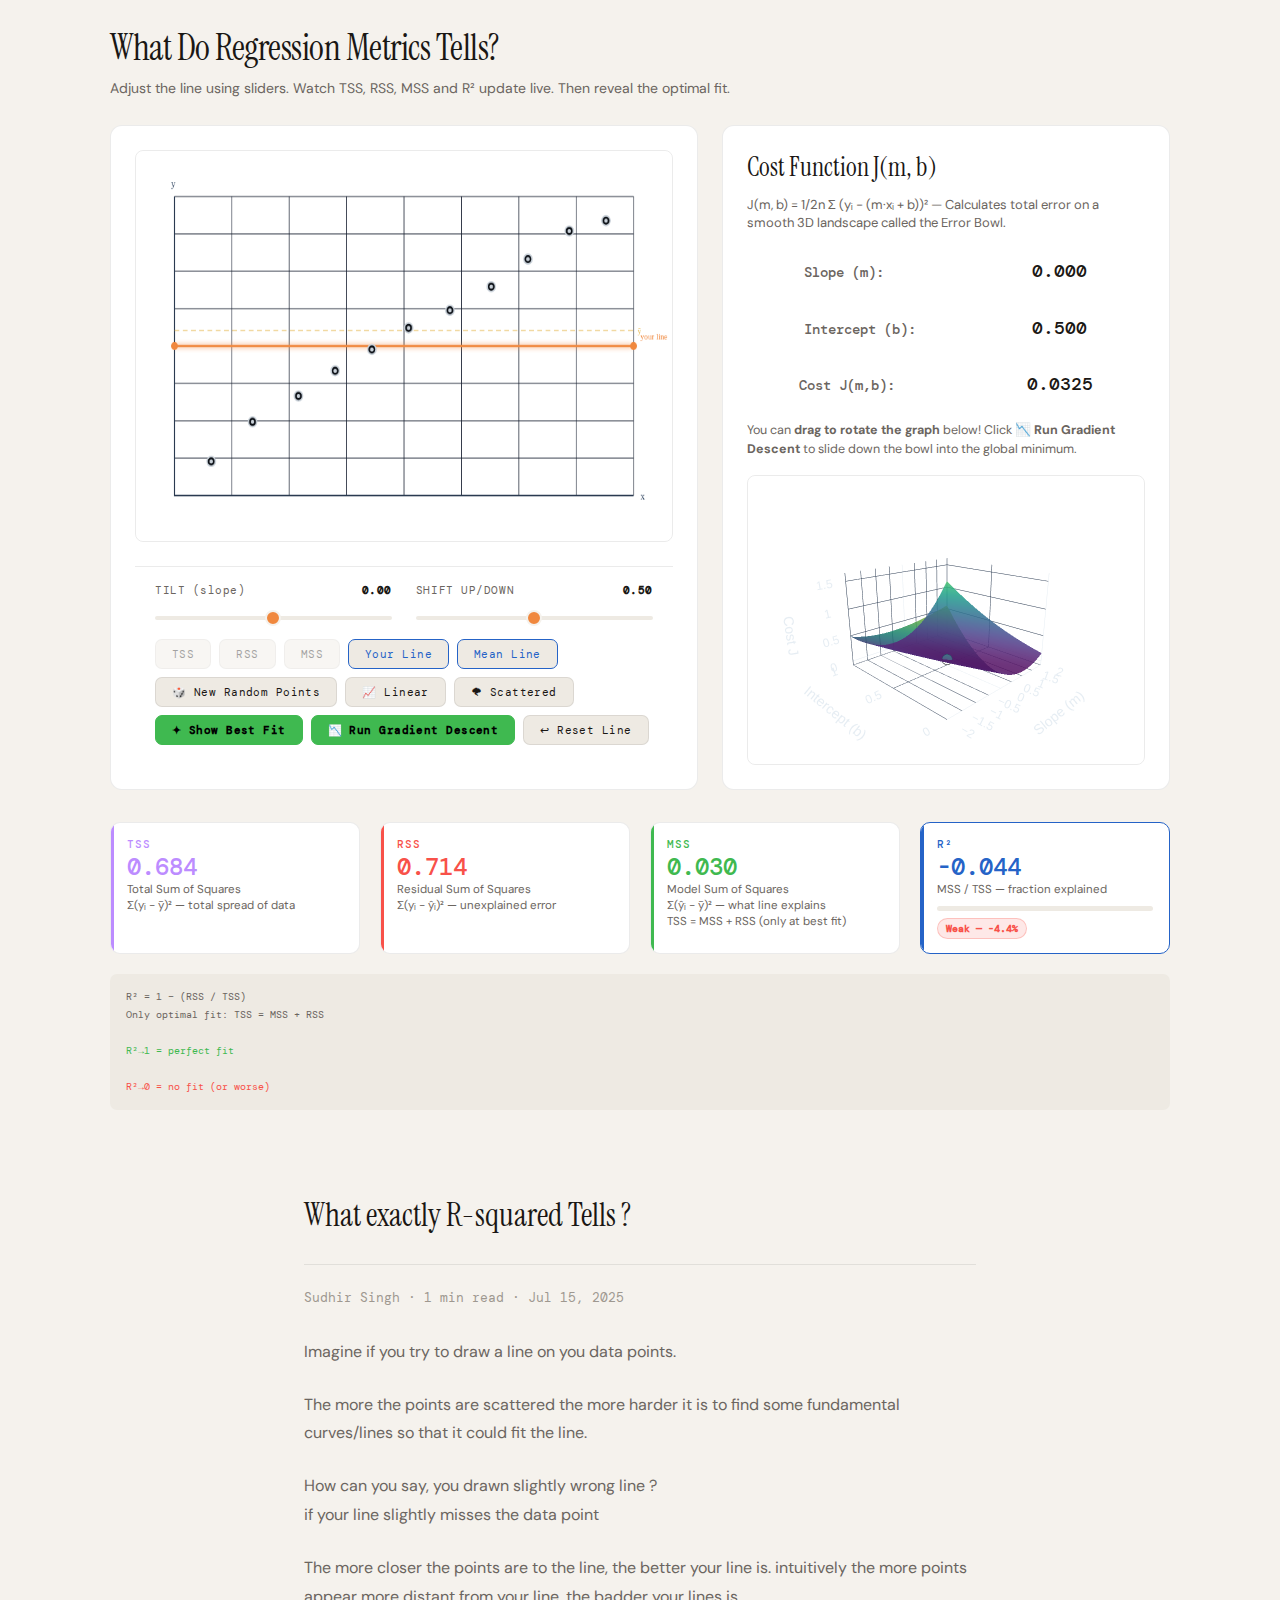
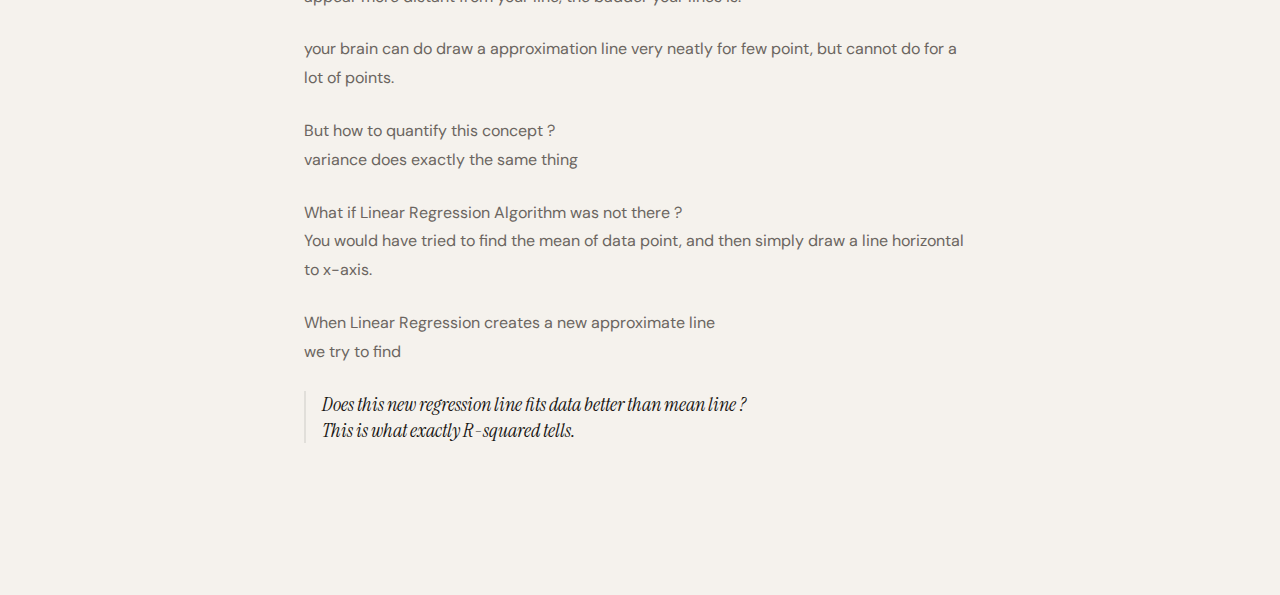
<file: linear_regression.html>
<!DOCTYPE html>
<html lang="en">

<head>
  <meta charset="UTF-8">
  <meta name="viewport" content="width=device-width, initial-scale=1.0">
  <title>What Do Regression Metrics Tells?</title>
  <link
    href="https://fonts.googleapis.com/css2?family=JetBrains+Mono:wght@400;600;700&family=Inter:wght@400;500;600&family=DM+Mono:wght@400;500&family=Instrument+Serif:ital@0;1&family=DM+Sans:wght@300;400;500&display=swap"
    rel="stylesheet">
  <script src="https://cdn.plot.ly/plotly-2.27.0.min.js"></script>
  <script>
    // Sync theme with parent via URL property or postMessage
    const params = new URLSearchParams(window.location.search);
    const themeParams = params.get('theme');
    if (themeParams) {
      document.documentElement.setAttribute('data-theme', themeParams);
    } else {
      try {
        if (window.parent && window.parent.document && window.parent.document.body.hasAttribute('data-theme')) {
          document.documentElement.setAttribute('data-theme', window.parent.document.body.getAttribute('data-theme'));
        }
      } catch (e) {
        // Cross-origin fallback gracefully
      }
    }

    window.addEventListener('message', (event) => {
      if (event.data && event.data.type === 'THEME_CHANGE') {
        document.documentElement.setAttribute('data-theme', event.data.theme);
        if (typeof draw === 'function') draw(); // redraw canvas
      }
    });

    try {
      if (window.parent && window.parent.document && window.parent.document.body) {
        const observer = new MutationObserver((mutations) => {
          mutations.forEach((m) => {
            if (m.attributeName === 'data-theme' && window.parent.document.body.hasAttribute('data-theme')) {
              document.documentElement.setAttribute('data-theme', window.parent.document.body.getAttribute('data-theme'));
              if (typeof draw === 'function') draw(); // redraw canvas on theme change
            }
          });
        });
        observer.observe(window.parent.document.body, { attributes: true });
      }
    } catch (e) { }
  </script>
  <style>
    :root {
      --bg: #f5f2ed;
      --surface: #ffffff;
      --surface2: #eeeae3;
      --border: rgba(0, 0, 0, 0.08);
      --text: #1a1714;
      --text2: #6b6560;
      --text3: #9e9890;
      --muted: #6b6560;
      --accent: #2563c7;
      --user: #f0883e;
      --reg: #3fb950;
      --mean: #e3b341;
      --tss: #bc8cff;
      --rss: #f85149;
      --mss: #3fb950;
    }

    [data-theme="dark"] {
      --bg: #0d1117;
      --surface: #161b22;
      --surface2: #1c2330;
      --border: #21293a;
      --text: #e6edf3;
      --text2: #a0a0a0;
      --text3: #777777;
      --muted: #5a6a82;
      --accent: #4493f8;
      --user: #f0883e;
      --reg: #3fb950;
      --mean: #e3b341;
      --tss: #bc8cff;
      --rss: #f85149;
      --mss: #3fb950;
    }

    * {
      box-sizing: border-box;
      margin: 0;
      padding: 0;
    }

    body {
      font-family: 'DM Sans', sans-serif;
      background: var(--bg);
      color: var(--text);
      min-height: 100vh;
      padding: 24px 20px 48px;
    }

    .page {
      max-width: 1060px;
      margin: 0 auto;
    }

    /* Header */
    .header {
      margin-bottom: 28px;
    }

    .header h1 {
      font-family: 'Instrument Serif', serif;
      font-size: 36px;
      font-weight: 400;
      letter-spacing: -0.5px;
      margin-bottom: 8px;
    }

    .header p {
      font-size: 14px;
      color: var(--muted);
    }

    /* Main layout */
    .main {
      display: grid;
      grid-template-columns: 1fr 260px;
      gap: 16px;
      align-items: start;
    }

    /* Canvas card */
    .canvas-card {
      background: var(--surface);
      border: 1px solid var(--border);
      border-radius: 12px;
      overflow: hidden;
    }

    canvas {
      display: block;
      width: 100%;
      height: auto;
    }

    /* Sliders section */
    .sliders {
      padding: 16px 20px 20px;
      border-top: 1px solid var(--border);
    }

    .slider-row {
      display: grid;
      grid-template-columns: 1fr 1fr;
      gap: 12px 24px;
    }

    .slider-group label {
      display: flex;
      justify-content: space-between;
      align-items: center;
      font-family: 'DM Mono', monospace;
      font-size: 11px;
      color: var(--muted);
      margin-bottom: 7px;
      letter-spacing: 0.05em;
    }

    .slider-group label span {
      color: var(--text);
      font-weight: 600;
    }

    input[type=range] {
      -webkit-appearance: none;
      width: 100%;
      height: 4px;
      background: var(--surface2);
      border-radius: 4px;
      outline: none;
      cursor: pointer;
    }

    input[type=range]::-webkit-slider-thumb {
      -webkit-appearance: none;
      width: 16px;
      height: 16px;
      border-radius: 50%;
      background: var(--user);
      border: 2px solid var(--bg);
      cursor: grab;
      transition: transform .1s;
    }

    input[type=range]::-webkit-slider-thumb:active {
      transform: scale(1.2);
      cursor: grabbing;
    }

    .btns {
      display: flex;
      gap: 8px;
      margin-top: 14px;
      flex-wrap: wrap;
    }

    .btn {
      font-family: 'DM Mono', monospace;
      font-size: 11px;
      padding: 7px 16px;
      border-radius: 7px;
      border: 1px solid var(--border);
      background: var(--surface2);
      color: var(--text);
      cursor: pointer;
      letter-spacing: 0.04em;
      transition: all .15s;
    }

    .btn:hover {
      border-color: var(--accent);
      color: var(--accent);
    }

    .btn.go {
      background: var(--reg);
      border-color: var(--reg);
      color: #000;
      font-weight: 600;
    }

    .btn.go:hover {
      background: #4fd860;
    }

    .btn.reset:hover {
      border-color: var(--rss);
      color: var(--rss);
    }

    /* Stats panel */
    .stats-panel {
      display: flex;
      flex-direction: column;
      gap: 12px;
    }

    .stat-block {
      background: var(--surface);
      border: 1px solid var(--border);
      border-radius: 10px;
      padding: 14px 16px;
      position: relative;
      overflow: hidden;
    }

    .stat-block::after {
      content: '';
      position: absolute;
      left: 0;
      top: 0;
      bottom: 0;
      width: 3px;
      border-radius: 10px 0 0 10px;
    }

    .stat-block.tss::after {
      background: var(--tss);
    }

    .stat-block.rss::after {
      background: var(--rss);
    }

    .stat-block.mss::after {
      background: var(--mss);
    }

    .stat-block.r2 {
      border-color: var(--accent);
    }

    .stat-block.r2::after {
      background: var(--accent);
    }

    .stat-top {
      display: flex;
      justify-content: space-between;
      align-items: baseline;
      margin-bottom: 4px;
    }

    .stat-key {
      font-family: 'DM Mono', monospace;
      font-size: 11px;
      font-weight: 500;
      letter-spacing: 0.08em;
    }

    .stat-block.tss .stat-key {
      color: var(--tss);
    }

    .stat-block.rss .stat-key {
      color: var(--rss);
    }

    .stat-block.mss .stat-key {
      color: var(--mss);
    }

    .stat-block.r2 .stat-key {
      color: var(--accent);
    }

    .stat-val {
      font-family: 'DM Mono', monospace;
      font-size: 1.5rem;
      font-weight: 500;
      line-height: 1;
    }

    .stat-block.tss .stat-val {
      color: var(--tss);
    }

    .stat-block.rss .stat-val {
      color: var(--rss);
    }

    .stat-block.mss .stat-val {
      color: var(--mss);
    }

    .stat-block.r2 .stat-val {
      color: var(--accent);
    }

    .stat-desc {
      font-size: 0.72rem;
      color: var(--muted);
      margin-top: 3px;
      line-height: 1.4;
    }

    /* R2 mini bar */
    .r2-bar {
      height: 5px;
      background: var(--surface2);
      border-radius: 4px;
      overflow: hidden;
      margin-top: 8px;
    }

    .r2-bar-fill {
      height: 100%;
      border-radius: 4px;
      transition: width .25s ease, background .25s;
    }

    /* Score tag for R2 */
    .r2-tag {
      font-family: 'DM Mono', monospace;
      font-size: 10px;
      font-weight: 600;
      padding: 3px 8px;
      border-radius: 20px;
      margin-top: 7px;
      display: inline-block;
    }

    /* Formula hint */
    .formula-hint {
      font-family: 'DM Mono', monospace;
      font-size: 10px;
      color: var(--muted);
      background: var(--surface2);
      padding: 8px 10px;
      border-radius: 7px;
      line-height: 1.8;
      margin-top: 4px;
    }

    /* Reveal answer btn */
    .reveal-bar {
      padding: 12px 20px;
      border-top: 1px solid var(--border);
      display: flex;
      align-items: center;
      gap: 12px;
    }

    .reveal-bar .msg {
      font-size: 0.8rem;
      color: var(--muted);
      font-style: italic;
      flex: 1;
    }

    @media(max-width:740px) {
      .main {
        grid-template-columns: 1fr;
      }
    }

    .btn.active {
      border-color: var(--accent);
      color: var(--accent);
      opacity: 1;
    }

    canvas {
      cursor: crosshair;
    }

    canvas.dragging {
      cursor: grabbing;
    }

    /* Article Styles appended below Linear Regression Content */
    .article-body {
      max-width: 720px;
      margin: 60px auto 0;
      padding: 0 24px 80px;
    }

    .article-header {
      border-bottom: 1px solid var(--border);
      padding: 20px 0;
      margin-bottom: 24px;
    }

    .article-header h2 {
      font-family: 'Instrument Serif', serif;
      font-size: 32px;
      font-weight: 400;
      margin-bottom: 8px;
    }

    .byline {
      display: flex;
      align-items: center;
      gap: 8px;
      font-size: 13px;
      color: var(--text3);
      margin-bottom: 32px;
      font-family: 'DM Mono', monospace;
    }

    .article-body p {
      font-size: 16px;
      line-height: 1.8;
      color: var(--text2);
      margin-bottom: 24px;
      font-family: 'DM Sans', sans-serif;
    }

    .article-body blockquote {
      font-family: 'Instrument Serif', serif;
      font-size: 20px;
      color: var(--text);
      border-left: 2px solid var(--border);
      padding-left: 16px;
      margin: 24px 0;
      font-style: italic;
    }

    /* Cost Section */
    .cost-section {
      margin-top: 48px;
      padding-top: 40px;
      border-top: 1px solid var(--border);
    }

    .cost-header {
      margin-bottom: 24px;
    }

    .cost-header h2 {
      font-family: 'Instrument Serif', serif;
      font-size: 32px;
      font-weight: 400;
      margin-bottom: 8px;
      letter-spacing: -0.5px;
    }

    .cost-header p {
      font-size: 15px;
      color: var(--text2);
      line-height: 1.6;
      max-width: 680px;
    }

    .cost-body {
      display: flex;
      gap: 32px;
      background: var(--surface);
      border: 1px solid var(--border);
      border-radius: 12px;
      padding: 24px;
      flex-wrap: wrap;
    }

    #cost-cv {
      width: 300px;
      height: 300px;
      border-radius: 8px;
      background: #000;
      box-shadow: 0 4px 12px rgba(0, 0, 0, 0.1);
    }

    .cost-info {
      flex: 1;
      font-family: 'DM Mono', monospace;
      font-size: 14px;
      line-height: 2.2;
      min-width: 260px;
      display: flex;
      flex-direction: column;
      justify-content: center;
    }

    .cost-info strong {
      color: var(--text2);
      font-weight: 500;
      display: inline-block;
      width: 220px;
    }

    .cost-info span {
      font-size: 18px;
      color: var(--text);
      font-weight: 500;
    }

    .gd-hint {
      margin-top: 24px !important;
      font-family: 'DM Sans', sans-serif !important;
      font-size: 14px !important;
      color: var(--muted) !important;
      line-height: 1.5 !important;
    }

    .formula-cost {
      font-family: 'Instrument Serif', serif;
      font-size: 24px;
      font-style: italic;
      color: var(--text);
      background: var(--surface2);
      padding: 12px 20px;
      border-radius: 8px;
      display: inline-block;
      margin-top: 16px;
    }
  </style>
</head>

<body>
  <div class="page">
    <div class="header">
      <h1>What Do Regression Metrics Tells?</h1>
      <p>Adjust the line using sliders. Watch TSS, RSS, MSS and R² update live. Then reveal the optimal fit.</p>
    </div>

    <div class="top-graphs-row"
      style="display: flex; gap: 24px; flex-wrap: wrap; margin-bottom: 32px; align-items: stretch;">
      <!-- LEFT: canvas + sliders -->
      <div class="canvas-card"
        style="flex: 1.2; min-width: 500px; background: var(--surface); border: 1px solid var(--border); border-radius: 12px; padding: 24px; display: flex; flex-direction: column;">
        <canvas id="cv" width="780" height="480"
          style="width: 100%; height: auto; aspect-ratio: 780/480; display: block; flex: 1; border-radius: 8px; border: 1px solid var(--border);"></canvas>

        <div class="sliders" style="margin-top: 24px;">
          <div class="slider-row">
            <div class="slider-group">
              <label>TILT (slope) <span id="lblSlope">0.00</span></label>
              <input type="range" id="sSlope" min="-200" max="200" value="0" step="1">
            </div>
            <div class="slider-group">
              <label>SHIFT UP/DOWN <span id="lblIntercept">0.50</span></label>
              <input type="range" id="sIntercept" min="0" max="100" value="50" step="1">
            </div>
          </div>

          <div class="btns">
            <button class="btn" onclick="toggleLayer('tss')">TSS</button>
            <button class="btn" onclick="toggleLayer('rss')">RSS</button>
            <button class="btn" onclick="toggleLayer('mss')">MSS</button>
            <button class="btn" style="border-color:var(--accent); color:var(--accent); opacity: 1;"
              onclick="toggleLayer('userLine')">Your Line</button>
            <button class="btn" style="border-color:var(--accent); color:var(--accent); opacity: 1;"
              onclick="toggleLayer('meanLine')">Mean Line</button>
            <button class="btn" onclick="newPoints()">🎲 New Random Points</button>
            <button class="btn" onclick="loadPreset('linear')">📈 Linear</button>
            <button class="btn" onclick="loadPreset('scattered')">🌪 Scattered</button>
            <button class="btn go" id="revealBtn" onclick="revealAnswer()">✦ Show Best Fit</button>
            <button class="btn go" onclick="runGD()" id="btnGD">📉 Run Gradient Descent</button>
            <button class="btn reset" onclick="resetLine()">↩ Reset Line</button>
          </div>
        </div>

        <div class="reveal-bar" id="revealBar" style="display:none; margin-top: 16px;">
          <div class="msg" id="revealMsg"></div>
        </div>
      </div>

      <!-- RIGHT: COST FUNCTION GRAPH -->
      <div class="cost-section"
        style="flex: 1; min-width: 400px; margin-top: 0; padding-top: 0; border: none; display: flex; flex-direction: column;">
        <div class="cost-body"
          style="flex: 1; display: flex; flex-direction: column; gap: 12px; background: var(--surface); border: 1px solid var(--border); border-radius: 12px; padding: 24px;">
          <h2 style="font-family: 'Instrument Serif', serif; font-size: 26px; font-weight: 400; margin: 0;">Cost Function J(m, b)</h2>
          <p style="font-size: 13px; color: var(--text2); margin: 0; line-height: 1.4;">J(m, b) = 1/2n Σ (yᵢ − (m·xᵢ + b))²  —  Calculates total error on a smooth 3D landscape called the Error Bowl.</p>
          
          <div class="cost-info" style="display: flex; flex-direction: row; flex-wrap: wrap; gap: 16px; margin-top: 8px;">
            <div><strong>Slope (m):</strong> <span id="vCostSlope">0.00</span></div>
            <div><strong>Intercept (b):</strong> <span id="vCostIntercept">0.50</span></div>
            <div><strong>Cost J(m,b):</strong> <span id="vCostVal">0.000</span></div>
          </div>
          <p class="gd-hint" style="margin: 4px 0 0 0 !important; font-size: 12.5px !important; color: var(--muted); line-height: 1.4;">You can <strong>drag to rotate the graph</strong> below! Click <strong>📉 Run Gradient Descent</strong> to slide down the bowl into the global minimum.</p>
          <div id="cost-3d-graph"
            style="flex: 1; width: 100%; min-height: 290px; border-radius: 8px; border: 1px solid var(--border); overflow: hidden; background: transparent; cursor: move; margin-top: 4px;">
          </div>
        </div>
      </div>
    </div>

    <!-- BOTTOM: live stats row -->
    <div class="stats-panel"
      style="display: flex; flex-direction: row; flex-wrap: wrap; gap: 20px; margin-bottom: 64px; width: 100%;">

      <div class="stat-block tss" style="flex: 1; min-width: 200px;">
        <div class="stat-top">
          <span class="stat-key">TSS</span>
        </div>
        <div class="stat-val" id="vTSS">—</div>
        <div class="stat-desc">Total Sum of Squares<br>Σ(yᵢ − ȳ)² — total spread of data</div>
      </div>

      <div class="stat-block rss" style="flex: 1; min-width: 200px;">
        <div class="stat-top">
          <span class="stat-key">RSS</span>
        </div>
        <div class="stat-val" id="vRSS">—</div>
        <div class="stat-desc">Residual Sum of Squares<br>Σ(yᵢ − ŷᵢ)² — unexplained error</div>
      </div>

      <div class="stat-block mss" style="flex: 1; min-width: 200px;">
        <div class="stat-top">
          <span class="stat-key">MSS</span>
        </div>
        <div class="stat-val" id="vMSS">—</div>
        <div class="stat-desc">Model Sum of Squares<br>Σ(ŷᵢ − ȳ)² — what line explains<br><span
            style="color:var(--muted)">TSS = MSS + RSS (only at best fit)</span></div>
      </div>

      <div class="stat-block r2" style="flex: 1; min-width: 200px;">
        <div class="stat-top">
          <span class="stat-key">R²</span>
        </div>
        <div class="stat-val" id="vR2">—</div>
        <div class="stat-desc">MSS / TSS — fraction explained</div>
        <div class="r2-bar">
          <div class="r2-bar-fill" id="r2Fill" style="width:0%"></div>
        </div>
        <div class="r2-tag" id="r2Tag" style="display:none"></div>
      </div>

      <div class="formula-hint"
        style="flex: 1.2; min-width: 240px; display: flex; flex-direction: column; justify-content: center; margin-top: 0; padding: 14px 16px;">
        R² = 1 − (RSS / TSS)<br>
        <span style="color:var(--muted)">Only optimal fit: TSS = MSS + RSS</span><br>
        <span style="color:#3fb950">R²→1 = perfect fit</span><br>
        <span style="color:#f85149">R²→0 = no fit (or worse)</span>
      </div>

    </div>

    <!-- INSERT ARTICLE HERE -->
    <div class="article-body">
      <div class="article-header">
        <h2>What exactly R-squared Tells ?</h2>
      </div>
      <div class="byline">
        <span>Sudhir Singh</span> &middot; <span>1 min read</span> &middot; <span>Jul 15, 2025</span>
      </div>
      <p>Imagine if you try to draw a line on you data points.</p>
      <p>The more the points are scattered the more harder it is to find some fundamental curves/lines so that it could
        fit the line.</p>
      <p>How can you say, you drawn slightly wrong line ?<br>if your line slightly misses the data point</p>
      <p>The more closer the points are to the line, the better your line is. intuitively the more points appear more
        distant from your line, the badder your lines is.</p>
      <p>your brain can do draw a approximation line very neatly for few point, but cannot do for a lot of points.</p>
      <p>But how to quantify this concept ?<br>variance does exactly the same thing</p>
      <p>What if Linear Regression Algorithm was not there ?<br>You would have tried to find the mean of data point, and
        then simply draw a line horizontal to x-axis.</p>
      <p>When Linear Regression creates a new approximate line<br>we try to find</p>
      <blockquote>Does this new regression line fits data better than mean line ?<br>This is what exactly R-squared
        tells.</blockquote>
    </div>
  </div>

  <script>
    function toggleLayer(key) {
      layers[key] = !layers[key];

      const btn = document.querySelector(`[onclick="toggleLayer('${key}')"]`);
      if (btn) {
        if (layers[key]) {
          btn.style.opacity = 1;
          btn.style.borderColor = 'var(--accent)';
          btn.style.color = 'var(--accent)';
        } else {
          btn.style.opacity = 0.4;
          btn.style.borderColor = 'var(--border)';
          btn.style.color = 'var(--text)';
        }
      }

      draw();
    }

    const cv = document.getElementById('cv'), ctx = cv.getContext('2d');
    const W = 780, H = 480, PAD = 56;
    const DW = W - 2 * PAD, DH = H - 2 * PAD;

    let pts = [];
    let dragIdx = -1;
    let dragLineEnd = null; // 'start' or 'end'
    let layers = { tss: false, rss: false, mss: false, userLine: true, meanLine: true };
    let userSlope = 0, userIntercept = 0.5;
    let revealed = false, regLine = null;

    // Sliders
    const sSlope = document.getElementById('sSlope');
    const sIntercept = document.getElementById('sIntercept');

    sSlope.addEventListener('input', () => {
      userSlope = sSlope.value / 100;
      document.getElementById('lblSlope').textContent = userSlope.toFixed(2);
      gdPath = [];
      draw();
    });
    sIntercept.addEventListener('input', () => {
      userIntercept = sIntercept.value / 100;
      document.getElementById('lblIntercept').textContent = userIntercept.toFixed(2);
      gdPath = [];
      draw();
    });

    // Coords
    const toC = (x, y) => ({ cx: PAD + x * DW, cy: H - PAD - y * DH });
    const frC = (cx, cy) => ({ x: (cx - PAD) / DW, y: (H - PAD - cy) / DH });
    const cl = (v, a, b) => Math.max(a, Math.min(b, v));

    // Math
    function linReg(p) {
      const n = p.length;
      const mx = p.reduce((s, v) => s + v.x, 0) / n, my = p.reduce((s, v) => s + v.y, 0) / n;
      let num = 0, den = 0;
      p.forEach(v => { num += (v.x - mx) * (v.y - my); den += (v.x - mx) ** 2; });
      if (!den) return null;
      const s = num / den, i = my - s * mx;
      return { s, i, mx, my };
    }

    function getMousePos(e) {
      const rect = cv.getBoundingClientRect();
      const scaleX = W / rect.width;
      const scaleY = H / rect.height;

      return {
        cx: (e.clientX - rect.left) * scaleX,
        cy: (e.clientY - rect.top) * scaleY
      };
    }

    function calcStats(p, slope, intercept) {
      if (!p.length) return null;

      const mn = p.reduce((s, v) => s + v.y, 0) / p.length;

      let tss = 0, rss = 0, mss = 0;

      p.forEach(v => {
        const yh = slope * v.x + intercept;
        tss += (v.y - mn) ** 2;
        rss += (v.y - yh) ** 2;
        mss += (yh - mn) ** 2; // True MSS
      });

      // R2 strictly bound by RSS/TSS
      const r2 = tss > 0 ? 1 - (rss / tss) : 0;

      return { tss, rss, mss, r2, mn };
    }

    // --- Cost Map & Gradient Descent ---
    const cost3DDiv = document.getElementById('cost-3d-graph');
    const M_MIN = -2.0, M_MAX = 2.0;
    const B_MIN = 0.0, B_MAX = 1.0;
    let gdAnimId = null;
    let gdPath = [];

    function getCost(m, b) {
      if (!pts || !pts.length) return 0;
      let cost = 0;
      for (let i = 0; i < pts.length; i++) {
        const p = pts[i];
        const yh = m * p.x + b;
        cost += (p.y - yh) ** 2;
      }
      return cost / (2 * pts.length);
    }

    let surfaceZ = [], surfaceX = [], surfaceY = [];
    let isPlotlyInitialized = false;

    function generateCostMap() {
      if (!cost3DDiv || !pts || !pts.length) return;
      if (typeof Plotly === 'undefined') return;

      const isDark = document.documentElement.getAttribute('data-theme') === 'dark' || !document.documentElement.hasAttribute('data-theme');
      const fontC = isDark ? '#e6edf3' : '#1a1714';

      surfaceZ = []; surfaceX = []; surfaceY = [];
      const steps = 30; // Grid resolution
      for (let j = 0; j <= steps; j++) {
        const b = B_MIN + (j / steps) * (B_MAX - B_MIN);
        surfaceY.push(b);
        let rowZ = [];
        for (let i = 0; i <= steps; i++) {
          const m = M_MIN + (i / steps) * (M_MAX - M_MIN);
          if (j === 0) surfaceX.push(m);
          rowZ.push(getCost(m, b));
        }
        surfaceZ.push(rowZ);
      }

      const surfaceTrace = {
        z: surfaceZ, x: surfaceX, y: surfaceY,
        type: 'surface',
        colorscale: 'Viridis',
        showscale: false,
        opacity: 0.85,
        hoverinfo: 'none'
      };

      const dotTrace = {
        x: [userSlope], y: [userIntercept], z: [getCost(userSlope, userIntercept)],
        mode: 'markers',
        type: 'scatter3d',
        marker: { color: isDark ? '#fff' : '#000', size: 6, line: { color: isDark ? '#000' : '#fff', width: 2 } },
        showlegend: false,
        hoverinfo: 'none'
      };

      // Calculate the global max scale
      let maxCostScale = Math.max(
        getCost(M_MIN, B_MIN), getCost(M_MAX, B_MIN),
        getCost(M_MIN, B_MAX), getCost(M_MAX, B_MAX)
      ) * 1.05;
      if (maxCostScale === 0) maxCostScale = 1;

      const layout = {
        scene: {
          xaxis: { title: 'Slope (m)', color: fontC, gridcolor: isDark ? '#2a3a50' : '#ddd', range: [M_MIN, M_MAX] },
          yaxis: { title: 'Intercept (b)', color: fontC, gridcolor: isDark ? '#2a3a50' : '#ddd', range: [B_MIN, B_MAX] },
          zaxis: { title: 'Cost J', color: fontC, gridcolor: isDark ? '#2a3a50' : '#ddd', range: [-maxCostScale*0.05, maxCostScale] },
          bgcolor: 'rgba(0,0,0,0)',
          aspectratio: { x: 1, y: 1, z: 0.7 }
        },
        margin: { l: 0, r: 0, b: 0, t: 0 },
        paper_bgcolor: 'rgba(0,0,0,0)',
        plot_bgcolor: 'rgba(0,0,0,0)',
        showlegend: false,
        uirevision: 'true'
      };

      if (!isPlotlyInitialized) {
        layout.scene.camera = { eye: {x: -1.7, y: -1.7, z: 0.8} };
      } else if (cost3DDiv.layout && cost3DDiv.layout.scene && cost3DDiv.layout.scene.camera) {
        layout.scene.camera = cost3DDiv.layout.scene.camera;
      }

      Plotly.react(cost3DDiv, [surfaceTrace, dotTrace], layout, { displayModeBar: false });
      isPlotlyInitialized = true;
    }

    function drawCostMap() {
      if (!isPlotlyInitialized || !cost3DDiv || typeof Plotly === 'undefined') return;

      const c = getCost(userSlope, userIntercept);
      const isDark = document.documentElement.getAttribute('data-theme') === 'dark' || !document.documentElement.hasAttribute('data-theme');

      const dotTrace = {
        x: [userSlope], y: [userIntercept], z: [c],
        mode: 'markers',
        type: 'scatter3d',
        marker: { color: isDark ? '#fff' : '#000', size: 6, line: { color: isDark ? '#000' : '#fff', width: 2 } },
        showlegend: false,
        hoverinfo: 'none'
      };

      let traces = [cost3DDiv.data[0], dotTrace];

      if (gdPath.length > 0) {
        const lineTrace = {
          x: gdPath.map(p => p.m),
          y: gdPath.map(p => p.b),
          z: gdPath.map(p => getCost(p.m, p.b)),
          mode: 'lines',
          type: 'scatter3d',
          line: { color: '#f85149', width: 5 },
          showlegend: false,
          hoverinfo: 'none'
        };
        traces.push(lineTrace);
      }

      Plotly.react(cost3DDiv, traces, cost3DDiv.layout, { displayModeBar: false });

      const elM = document.getElementById('vCostSlope');
      if (elM) {
        elM.textContent = userSlope.toFixed(3);
        document.getElementById('vCostIntercept').textContent = userIntercept.toFixed(3);
        document.getElementById('vCostVal').textContent = c.toFixed(4);
      }
    }

    function runGD() {
      if (gdAnimId) cancelAnimationFrame(gdAnimId);
      gdPath = []; // reset path
      const lr = 0.8; // Learning rate

      function step() {
        if (!pts.length) return;
        let dm = 0, db = 0;
        pts.forEach(p => {
          const yh = userSlope * p.x + userIntercept;
          const err = yh - p.y;
          dm += err * p.x;
          db += err;
        });
        dm /= pts.length;
        db /= pts.length;

        userSlope -= lr * dm;
        userIntercept -= lr * db;

        // Clamp
        userSlope = Math.max(M_MIN, Math.min(M_MAX, userSlope));
        userIntercept = Math.max(B_MIN, Math.min(B_MAX, userIntercept));

        // Update UI
        sSlope.value = userSlope * 100;
        sIntercept.value = userIntercept * 100;
        document.getElementById('lblSlope').textContent = userSlope.toFixed(2);
        document.getElementById('lblIntercept').textContent = userIntercept.toFixed(2);

        gdPath.push({ m: userSlope, b: userIntercept });
        draw();

        if ((Math.abs(dm) > 0.0005 || Math.abs(db) > 0.0005) && gdPath.length < 300) {
          gdAnimId = requestAnimationFrame(step);
        } else {
          gdAnimId = null;
        }
      }
      step();
    }

    // Draw
    function draw() {
      ctx.clearRect(0, 0, W, H);

      // Grid
      const isDark = document.documentElement.getAttribute('data-theme') === 'dark' || !document.documentElement.hasAttribute('data-theme');
      ctx.strokeStyle = isDark ? '#1a2233' : 'rgba(0,0,0,0.05)'; ctx.lineWidth = 1;
      for (let i = 0; i <= 8; i++) {
        const x = PAD + i * DW / 8, y = PAD + i * DH / 8;
        ctx.beginPath(); ctx.moveTo(x, PAD); ctx.lineTo(x, H - PAD); ctx.stroke();
        ctx.beginPath(); ctx.moveTo(PAD, y); ctx.lineTo(W - PAD, y); ctx.stroke();
      }

      // Axis
      ctx.strokeStyle = isDark ? '#2a3a50' : 'rgba(0,0,0,0.15)'; ctx.lineWidth = 2;
      ctx.beginPath(); ctx.moveTo(PAD, PAD); ctx.lineTo(PAD, H - PAD); ctx.lineTo(W - PAD, H - PAD); ctx.stroke();
      ctx.fillStyle = isDark ? '#3a4e68' : '#9e9890'; ctx.font = '13px "DM Mono"';
      ctx.fillText('x', W - PAD + 10, H - PAD + 5); ctx.fillText('y', PAD - 5, PAD - 12);

      if (!pts.length) {
        ctx.fillStyle = isDark ? '#2a3a50' : '#9e9890'; ctx.font = '14px "DM Sans"'; ctx.textAlign = 'center';
        ctx.fillText('Press "New Random Points" or pick a preset', W / 2, H / 2);
        ctx.textAlign = 'left'; return;
      }

      const st = calcStats(pts, userSlope, userIntercept);

      // Mean line
      if (layers.meanLine) {
        const { cy: mcy } = toC(0, st.mn);
        ctx.save(); ctx.setLineDash([7, 5]); ctx.strokeStyle = '#e3b341'; ctx.lineWidth = 1.5; ctx.globalAlpha = 0.6;
        ctx.beginPath(); ctx.moveTo(PAD, mcy); ctx.lineTo(W - PAD, mcy); ctx.stroke();
        ctx.setLineDash([]); ctx.globalAlpha = 1;
        ctx.fillStyle = '#e3b341'; ctx.font = '10px "DM Mono"';
        ctx.fillText('ȳ', W - PAD + 6, mcy + 4); ctx.restore();
      }

      // TSS lines
      if (layers.tss) {
        pts.forEach(p => {
          const { cx, cy } = toC(p.x, p.y), { cy: mc } = toC(p.x, st.mn);
          ctx.save();
          ctx.strokeStyle = '#bc8cff';
          ctx.lineWidth = 2.5;
          ctx.globalAlpha = 0.9;
          ctx.beginPath();
          ctx.moveTo(cx - 5, cy);
          ctx.lineTo(cx - 5, mc);
          ctx.stroke();

          // End caps
          ctx.beginPath(); ctx.moveTo(cx - 8, cy); ctx.lineTo(cx - 2, cy); ctx.stroke();
          ctx.beginPath(); ctx.moveTo(cx - 8, mc); ctx.lineTo(cx - 2, mc); ctx.stroke();
          ctx.restore();
        });
      }

      // Residuals for user line (RSS)
      if (layers.rss) {
        pts.forEach(p => {
          const yh = userSlope * p.x + userIntercept;
          const { cx, cy } = toC(p.x, p.y), { cy: rc } = toC(p.x, yh);
          const res = Math.abs(p.y - yh);
          const alpha = cl(0.4 + res * 1.5, 0.4, 1);

          ctx.save();
          ctx.strokeStyle = '#f85149';
          ctx.lineWidth = 2.5;
          ctx.globalAlpha = alpha;
          ctx.beginPath();
          ctx.moveTo(cx, cy);
          ctx.lineTo(cx, rc);
          ctx.stroke();
          ctx.restore();
        });
      }

      if (layers.mss) {
        pts.forEach(p => {
          const yh = userSlope * p.x + userIntercept;
          const { cx, cy: hatY } = toC(p.x, yh);
          const { cy: meanY } = toC(p.x, st.mn);

          ctx.save();
          ctx.strokeStyle = '#3fb950';
          ctx.lineWidth = 2.5;
          ctx.globalAlpha = 0.9;
          ctx.beginPath();
          ctx.moveTo(cx + 5, hatY);
          ctx.lineTo(cx + 5, meanY);
          ctx.stroke();

          // End caps
          ctx.beginPath(); ctx.moveTo(cx + 2, hatY); ctx.lineTo(cx + 8, hatY); ctx.stroke();
          ctx.beginPath(); ctx.moveTo(cx + 2, meanY); ctx.lineTo(cx + 8, meanY); ctx.stroke();
          ctx.restore();
        });
      }


      // Revealed: optimal regression line
      if (revealed && regLine) {
        const c0 = toC(0, regLine.i), c1 = toC(1, regLine.s + regLine.i);
        ctx.save(); ctx.strokeStyle = '#3fb950'; ctx.lineWidth = 2.5; ctx.shadowColor = '#3fb950'; ctx.shadowBlur = 8;
        ctx.beginPath(); ctx.moveTo(c0.cx, c0.cy); ctx.lineTo(c1.cx, c1.cy); ctx.stroke();
        ctx.shadowBlur = 0;
        ctx.fillStyle = '#3fb950'; ctx.font = '500 11px "DM Mono"';
        ctx.fillText('best fit ŷ', c1.cx - 68, c1.cy - 10); ctx.restore();
      }

      // User line
      if (layers.userLine) {
        const c0u = toC(0, userIntercept), c1u = toC(1, userSlope + userIntercept);
        const dx = c1u.cx - c0u.cx, dy = c1u.cy - c0u.cy;
        const tStart = (PAD - c0u.cx) / dx, tEnd = (W - PAD - c0u.cx) / dx;
        ctx.save();
        if (revealed) { ctx.globalAlpha = 0.45; ctx.setLineDash([5, 4]); }
        ctx.strokeStyle = '#f0883e'; ctx.lineWidth = 2.5; ctx.shadowColor = '#f0883e'; ctx.shadowBlur = 6;
        ctx.beginPath();
        ctx.moveTo(PAD, c0u.cy + tStart * dy); ctx.lineTo(W - PAD, c0u.cy + tEnd * dy);
        ctx.stroke(); ctx.shadowBlur = 0; ctx.setLineDash([]); ctx.globalAlpha = 1;
        ctx.fillStyle = '#f0883e'; ctx.font = '500 11px "DM Mono"';
        if (!revealed) ctx.fillText('your line', c1u.cx + 10, c1u.cy - 8);
        ctx.restore();

        // --- draw draggable endpoints ---
        const start = toC(0, userIntercept);
        const end = toC(1, userSlope + userIntercept);

        ctx.save();
        ctx.fillStyle = '#f0883e';

        // start point
        ctx.beginPath();
        ctx.arc(start.cx, start.cy, 5, 0, Math.PI * 2);
        ctx.fill();

        // end point
        ctx.beginPath();
        ctx.arc(end.cx, end.cy, 5, 0, Math.PI * 2);
        ctx.fill();

        ctx.restore();
      }

      // Data points
      pts.forEach(p => {
        const { cx, cy } = toC(p.x, p.y);
        ctx.save();
        ctx.beginPath(); ctx.arc(cx, cy, 6, 0, Math.PI * 2);
        ctx.fillStyle = isDark ? '#0d1117' : '#ffffff'; ctx.fill();
        ctx.strokeStyle = isDark ? '#c9d1d9' : '#1a1714'; ctx.lineWidth = 2; ctx.stroke();
        ctx.beginPath(); ctx.arc(cx, cy, 2.5, 0, Math.PI * 2);
        ctx.fillStyle = isDark ? '#c9d1d9' : '#1a1714'; ctx.fill();
        ctx.restore();
      });

      // Update stats panel
      updateStats(st);
      if (typeof drawCostMap === 'function') drawCostMap();
    }

    function updateStats(st) {
      if (!st) return;
      document.getElementById('vTSS').textContent = st.tss.toFixed(3);
      document.getElementById('vRSS').textContent = st.rss.toFixed(3);
      document.getElementById('vMSS').textContent = st.mss.toFixed(3);
      document.getElementById('vR2').textContent = st.r2.toFixed(3);

      const pct = st.r2 * 100;
      const fill = document.getElementById('r2Fill');
      fill.style.width = pct.toFixed(1) + '%';

      let bg, label;
      if (pct >= 85) { bg = '#3fb950'; label = 'Excellent'; }
      else if (pct >= 65) { bg = '#e3b341'; label = 'Good'; }
      else if (pct >= 40) { bg = '#f0883e'; label = 'Moderate'; }
      else { bg = '#f85149'; label = 'Weak'; }
      fill.style.background = bg;

      const tag = document.getElementById('r2Tag');
      tag.style.display = 'inline-block';
      tag.style.background = bg + '22';
      tag.style.color = bg;
      tag.style.border = `1px solid ${bg}44`;
      tag.textContent = label + ' — ' + pct.toFixed(1) + '%';
    }

    // Reveal best fit
    function revealAnswer() {
      if (!pts.length) return;
      revealed = true;
      regLine = linReg(pts);
      if (regLine) {
        const stReg = calcStats(pts, regLine.s, regLine.i);
        const stUser = calcStats(pts, userSlope, userIntercept);
        const diff = (stReg.r2 - stUser.r2);
        let msg;
        if (diff <= 0.01) msg = '🎯 Perfect! Your line matches the optimal fit almost exactly.';
        else if (diff <= 0.07) msg = `👍 Very close! The optimal line is only ${diff.toFixed(3)} better in R².`;
        else if (diff <= 0.2) msg = `🤔 The optimal line beats yours by ${diff.toFixed(3)} in R² — subtle but meaningful.`;
        else msg = `📉 The optimal line is ${diff.toFixed(3)} better — this is why we need the algorithm!`;

        const bar = document.getElementById('revealBar');
        bar.style.display = 'flex';
        document.getElementById('revealMsg').textContent = msg;

        // Snap sliders to optimal
        setTimeout(() => {
          const steps = 40;
          let t = 0;
          const startS = userSlope, startI = userIntercept;
          const timer = setInterval(() => {
            t++;
            const p = t / steps;
            const ease = 1 - Math.pow(1 - p, 3);
            userSlope = startS + (regLine.s - startS) * ease;
            userIntercept = startI + (regLine.i - startI) * ease;
            sSlope.value = (userSlope * 100).toFixed(0);
            sIntercept.value = (userIntercept * 100).toFixed(0);
            document.getElementById('lblSlope').textContent = userSlope.toFixed(2);
            document.getElementById('lblIntercept').textContent = userIntercept.toFixed(2);
            draw();
            if (t >= steps) clearInterval(timer);
          }, 18);
        }, 200);
      }
    }

    function resetLine() {
      revealed = false; regLine = null;
      userSlope = 0; userIntercept = 0.5;
      sSlope.value = 0; sIntercept.value = 50;
      document.getElementById('lblSlope').textContent = '0.00';
      document.getElementById('lblIntercept').textContent = '0.50';
      document.getElementById('revealBar').style.display = 'none';
      if (typeof generateCostMap === 'function') generateCostMap();
      gdPath = [];
      draw();
    }

    function newPoints() {
      revealed = false; regLine = null;
      pts = [];
      const n = 10 + Math.floor(Math.random() * 6);
      for (let i = 0; i < n; i++) pts.push({ x: 0.04 + Math.random() * 0.92, y: 0.04 + Math.random() * 0.92 });
      resetLine();
    }

    function loadPreset(t) {
      revealed = false; regLine = null; pts = [];
      if (t === 'linear') {
        [[.08, .13], [.17, .22], [.27, .31], [.35, .40], [.43, .48], [.51, .55], [.60, .63], [.69, .71], [.77, .80], [.86, .87], [.94, .93]]
          .forEach(([x, y]) => pts.push({ x, y: y + (Math.random() - .5) * .07 }));
      } else {
        for (let i = 0; i < 13; i++) pts.push({ x: .04 + Math.random() * .92, y: .04 + Math.random() * .92 });
      }
      resetLine();
    }

    loadPreset('linear');
    ['tss', 'rss', 'mss'].forEach(key => {
      const btn = document.querySelector(`[onclick="toggleLayer('${key}')"]`);
      if (btn) btn.style.opacity = 0.4;
    });

    // --- Dragging support ---

    cv.addEventListener('mousedown', (e) => {
      const { cx, cy } = getMousePos(e);

      // --- 1. Check line endpoints FIRST ---
      const start = toC(0, userIntercept);
      const end = toC(1, userSlope + userIntercept);

      if (Math.hypot(cx - start.cx, cy - start.cy) < 12) {
        dragLineEnd = 'start';
        cv.classList.add('dragging');
        return;
      }

      if (Math.hypot(cx - end.cx, cy - end.cy) < 12) {
        dragLineEnd = 'end';
        cv.classList.add('dragging');
        return;
      }

      // --- 2. Then check points ---
      for (let i = 0; i < pts.length; i++) {
        const { cx: px, cy: py } = toC(pts[i].x, pts[i].y);
        if (Math.hypot(cx - px, cy - py) < 10) {
          dragIdx = i;
          cv.classList.add('dragging');
          return;
        }
      }
    });

    cv.addEventListener('mousemove', (e) => {
      const { cx, cy } = getMousePos(e);

      // --- Dragging LINE ---
      if (dragLineEnd) {
        const p = frC(cx, cy);

        if (dragLineEnd === 'start') {
          const y0 = cl(p.y, 0, 1);          // new intercept
          const y1 = userSlope + userIntercept; // keep end fixed

          userIntercept = y0;
          userSlope = y1 - y0;
        } else if (dragLineEnd === 'end') {
          const y1 = cl(p.y, 0, 1);
          userSlope = y1 - userIntercept;
        }

        // sync sliders
        sSlope.value = (userSlope * 100).toFixed(0);
        sIntercept.value = (userIntercept * 100).toFixed(0);
        document.getElementById('lblSlope').textContent = userSlope.toFixed(2);
        document.getElementById('lblIntercept').textContent = userIntercept.toFixed(2);

        draw();
        return;
      }

      // --- Dragging POINT ---
      if (dragIdx >= 0) {
        const p = frC(cx, cy);
        pts[dragIdx] = {
          x: cl(p.x, 0, 1),
          y: cl(p.y, 0, 1)
        };
        draw();
      }

      let hovering = false;

      const start = toC(0, userIntercept);
      const end = toC(1, userSlope + userIntercept);

      if (Math.hypot(cx - start.cx, cy - start.cy) < 12 ||
        Math.hypot(cx - end.cx, cy - end.cy) < 12) {
        hovering = true;
      }

      cv.style.cursor = hovering ? 'grab' : 'crosshair';
    });

    cv.addEventListener('mouseup', () => {
      if (dragIdx >= 0 && typeof generateCostMap === 'function') generateCostMap();
      dragIdx = -1;
      dragLineEnd = null;
      cv.classList.remove('dragging');
    });

    cv.addEventListener('mouseleave', () => {
      dragIdx = -1;
      dragLineEnd = null;
      cv.classList.remove('dragging');
    });


    cv.addEventListener('mouseup', () => {
      dragIdx = -1;
      cv.classList.remove('dragging');
    });
  </script>
</body>

</html>
</file>
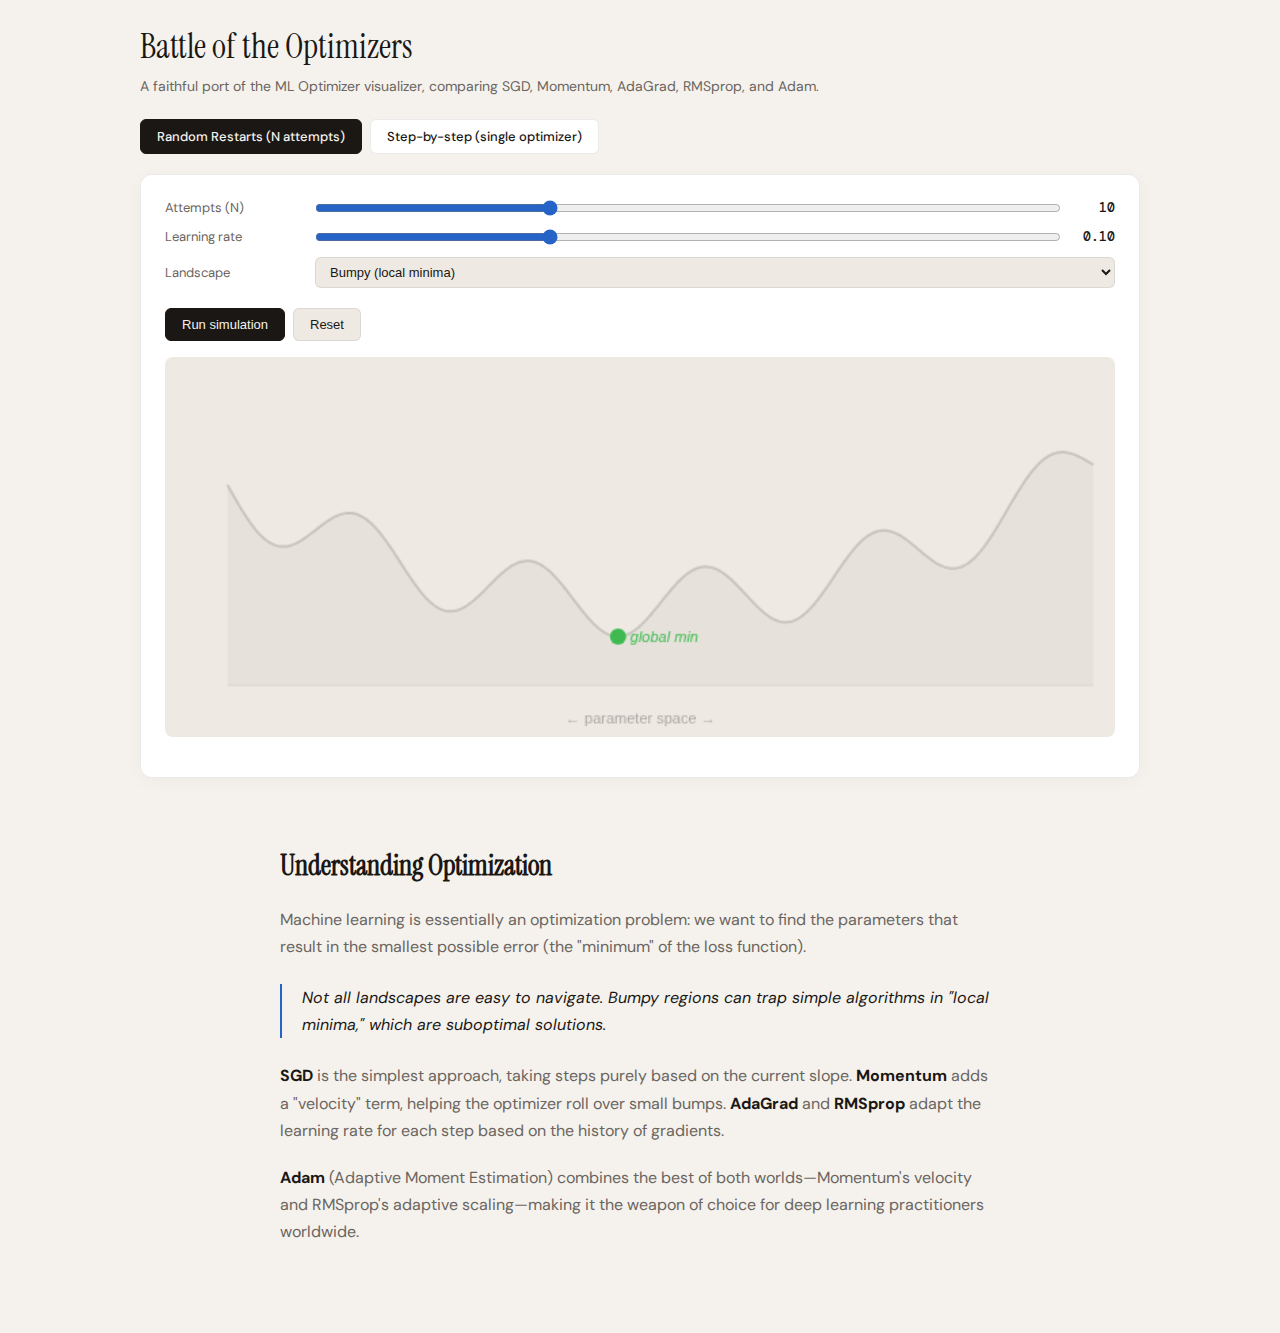
<file: ml_optimizers.html>
<!DOCTYPE html>
<html lang="en">

<head>
    <meta charset="UTF-8">
    <meta name="viewport" content="width=device-width, initial-scale=1.0">
    <title>ML Optimizers Visualizer - Detailed Port</title>
    <link
        href="https://fonts.googleapis.com/css2?family=Inter:wght@400;500;600&family=Instrument+Serif:ital@0;1&family=DM+Sans:wght@300;400;500&family=DM+Mono:wght@400;500&display=swap"
        rel="stylesheet">
    <script>
        // Theme synchronization logic
        const params = new URLSearchParams(window.location.search);
        const themeParams = params.get('theme');
        if (themeParams) {
            document.documentElement.setAttribute('data-theme', themeParams);
        } else {
            try {
                if (window.parent && window.parent.document && window.parent.document.body.hasAttribute('data-theme')) {
                    document.documentElement.setAttribute('data-theme', window.parent.document.body.getAttribute('data-theme'));
                }
            } catch (e) { }
        }

        window.addEventListener('message', (event) => {
            if (event.data && event.data.type === 'THEME_CHANGE') {
                document.documentElement.setAttribute('data-theme', event.data.theme);
                if (typeof redraw === 'function') redraw(); 
            }
        });
    </script>
    <style>
        :root {
            --bg: #f5f2ed;
            --surface: #ffffff;
            --surface2: #eeeae3;
            --border: rgba(0, 0, 0, 0.08);
            --text: #1a1714;
            --text2: #6b6560;
            --muted: #6b6560;
            --accent: #2563c7;
            
            --sgd: #E24B4A;
            --momentum: #378ADD;
            --adagrad: #1D9E75;
            --rmsprop: #EF9F27;
            --adam: #7F77DD;
        }

        [data-theme="dark"] {
            --bg: #0d1117;
            --surface: #161b22;
            --surface2: #1c2330;
            --border: #21293a;
            --text: #e6edf3;
            --text2: #a0a0a0;
            --muted: #5a6a82;
            --accent: #4493f8;
        }

        * { box-sizing: border-box; margin: 0; padding: 0; }
        body { font-family: 'DM Sans', sans-serif; background: var(--bg); color: var(--text); padding: 24px 20px; min-height: 100vh; }
        .page { max-width: 1000px; margin: 0 auto; }
        
        .header { margin-bottom: 24px; }
        .header h1 { font-family: 'Instrument Serif', serif; font-size: 34px; font-weight: 400; margin-bottom: 8px; }
        .header p { font-size: 14px; color: var(--muted); }

        .tabs { display: flex; gap: 8px; margin-bottom: 20px; }
        .tab-btn { 
            padding: 8px 16px; font-size: 13px; border-radius: 6px; border: 1px solid var(--border); 
            background: var(--surface); color: var(--text); cursor: pointer; transition: all 0.2s;
            font-family: 'DM Sans', sans-serif; font-weight: 500;
        }
        .tab-btn.active { background: var(--text); color: var(--bg); border-color: var(--text); }

        .app-container {
            background: var(--surface); border: 1px solid var(--border); border-radius: 12px;
            padding: 24px; box-shadow: 0 4px 20px rgba(0,0,0,0.03);
        }

        .controls-row { display: flex; flex-direction: column; gap: 12px; margin-bottom: 20px; }
        .row { display: flex; align-items: center; gap: 10px; font-size: 13px; color: var(--text2); }
        .row label { width: 140px; flex-shrink: 0; color: var(--muted); }
        .val-display { width: 44px; text-align: right; font-weight: 500; color: var(--text); font-family: 'DM Mono', monospace; }
        
        input[type="range"] { flex: 1; accent-color: var(--accent); }
        select { flex: 1; padding: 6px 10px; border-radius: 6px; border: 1px solid var(--border); background: var(--surface2); color: var(--text); font-size: 13px; }

        .btn-group { display: flex; gap: 8px; margin-bottom: 16px; flex-wrap: wrap; }
        .btn { 
            padding: 8px 16px; font-size: 13px; border-radius: 6px; border: 1px solid var(--border); 
            background: var(--surface2); color: var(--text); cursor: pointer; font-weight: 500; transition: opacity 0.2s;
        }
        .btn:disabled { opacity: 0.4; cursor: not-allowed; }
        .btn.primary { background: var(--text); color: var(--bg); border-color: var(--text); }

        .canvas-wrapper { position: relative; margin-bottom: 16px; }
        canvas { background: var(--surface2); border-radius: 8px; display: block; width: 100%; height: auto; cursor: crosshair; }

        .opt-picker { display: flex; gap: 6px; flex-wrap: wrap; margin-bottom: 16px; }
        .opt-btn { 
            padding: 6px 13px; font-size: 12px; border-radius: 6px; border: 1px solid var(--border); 
            cursor: pointer; background: transparent; color: var(--text); font-weight: 400; transition: all 0.2s;
        }
        .opt-btn.active { color: white; border-color: transparent; }

        .stats-grid { display: flex; gap: 8px; flex-wrap: wrap; }
        .stat-card { background: var(--surface2); border-radius: 8px; padding: 10px 12px; flex: 1; min-width: 140px; border: 1px solid var(--border); }
        .stat-title { font-weight: 600; font-size: 13px; margin-bottom: 4px; display: flex; align-items: center; gap: 6px; }
        .dot { width: 8px; height: 8px; border-radius: 50%; }
        .stat-body { font-size: 12px; color: var(--muted); line-height: 1.6; }
        .stat-progress { margin-top: 6px; height: 5px; background: rgba(0,0,0,0.08); border-radius: 3px; overflow: hidden; }
        .progress-fill { height: 100%; border-radius: 3px; transition: width 0.3s; }

        .info-card { max-width: 360px; }
        
        .article-body { max-width: 720px; margin: 64px auto; line-height: 1.7; font-size: 16px; color: var(--text2); }
        .article-body h2 { font-family: 'Instrument Serif', serif; font-size: 28px; color: var(--text); margin: 40px 0 16px; }
        .article-body p { margin-bottom: 20px; }
        .article-body strong { color: var(--text); }
        .article-body blockquote { border-left: 2px solid var(--accent); padding-left: 20px; font-style: italic; margin: 24px 0; color: var(--text); }
        
        #hint { font-size: 12px; color: var(--muted); margin-bottom: 8px; height: 18px; }
    </style>
</head>

<body>
    <div class="page">
        <header class="header">
            <h1>Battle of the Optimizers</h1>
            <p>A faithful port of the ML Optimizer visualizer, comparing SGD, Momentum, AdaGrad, RMSprop, and Adam.</p>
        </header>

        <div class="tabs">
            <button class="tab-btn active" id="tab-multi" onclick="switchTab('multi')">Random Restarts (N attempts)</button>
            <button class="tab-btn" id="tab-step" onclick="switchTab('step')">Step-by-step (single optimizer)</button>
        </div>

        <div class="app-container">
            <div id="multi-controls">
                <div class="controls-row">
                    <div class="row">
                        <label>Attempts (N)</label>
                        <input type="range" id="n-range" min="1" max="30" value="10" step="1" oninput="updateN(this.value)">
                        <span class="val-display" id="n-val">10</span>
                    </div>
                    <div class="row">
                        <label>Learning rate</label>
                        <input type="range" id="lr-range-multi" min="1" max="30" value="10" step="1" oninput="updateLR(this.value)">
                        <span class="val-display" id="lr-val-multi">0.10</span>
                    </div>
                    <div class="row">
                        <label>Landscape</label>
                        <select id="landscape-multi" onchange="updateLandscape(this.value)">
                            <option value="bumpy">Bumpy (local minima)</option>
                            <option value="valley">Simple valley</option>
                            <option value="ravine">Ravine</option>
                            <option value="saddle">Saddle point</option>
                        </select>
                    </div>
                </div>
                <div class="btn-group">
                    <button class="btn primary" id="run-multi-btn" onclick="runMulti()">Run simulation</button>
                    <button class="btn" onclick="reset()">Reset</button>
                </div>
            </div>

            <div id="step-controls" style="display: none;">
                <div class="opt-picker" id="opt-picker">
                    <!-- Dynamic -->
                </div>
                <div class="controls-row" style="margin-top: 10px;">
                    <div class="row">
                        <label>Learning rate</label>
                        <input type="range" id="lr-range-step" min="1" max="30" value="10" step="1" oninput="updateLR(this.value)">
                        <span class="val-display" id="lr-val-step">0.10</span>
                    </div>
                    <div class="row">
                        <label>Landscape</label>
                        <select id="landscape-step" onchange="updateLandscape(this.value)">
                            <option value="bumpy">Bumpy (local minima)</option>
                            <option value="valley">Simple valley</option>
                            <option value="ravine">Ravine</option>
                            <option value="saddle">Saddle point</option>
                        </select>
                    </div>
                </div>
                <div style="font-size: 12px; color: var(--muted); margin-bottom: 8px;" id="step-hint">Click on the canvas to place a start point.</div>
                <div class="btn-group">
                    <button class="btn" id="step-btn" disabled onclick="doStep()">Step forward</button>
                    <button class="btn" id="auto-btn" disabled onclick="toggleAuto()">Auto-run</button>
                    <button class="btn" onclick="reset()">Reset</button>
                </div>
            </div>

            <div class="canvas-wrapper">
                <canvas id="canvas" width="700" height="280"></canvas>
            </div>

            <div id="stats-container" class="stats-grid">
                <!-- Dynamic Stats Cards -->
            </div>
            
            <div id="step-info-container" class="info-card" style="display: none;">
                <!-- Dynamic Info Card -->
            </div>
        </div>

        <article class="article-body">
            <h2>Understanding Optimization</h2>
            <p>Machine learning is essentially an optimization problem: we want to find the parameters that result in the smallest possible error (the "minimum" of the loss function).</p>
            
            <blockquote>Not all landscapes are easy to navigate. Bumpy regions can trap simple algorithms in "local minima," which are suboptimal solutions.</blockquote>
            
            <p><strong>SGD</strong> is the simplest approach, taking steps purely based on the current slope. <strong>Momentum</strong> adds a "velocity" term, helping the optimizer roll over small bumps. <strong>AdaGrad</strong> and <strong>RMSprop</strong> adapt the learning rate for each step based on the history of gradients.</p>
            
            <p><strong>Adam</strong> (Adaptive Moment Estimation) combines the best of both worlds—Momentum's velocity and RMSprop's adaptive scaling—making it the weapon of choice for deep learning practitioners worldwide.</p>
        </article>
    </div>

    <script>
        const OPTS = [
            { id: "sgd",      label: "SGD",       color: "#E24B4A" },
            { id: "momentum", label: "Momentum",  color: "#378ADD" },
            { id: "adagrad",  label: "Adagrad",   color: "#1D9E75" },
            { id: "rmsprop",  label: "RMSprop",   color: "#EF9F27" },
            { id: "adam",     label: "Adam",      color: "#7F77DD" },
        ];

        const LANDSCAPES = {
            bumpy:  (x) => 0.15 * x * x + 0.8 * Math.sin(3.5 * x) + 0.06 * x,
            valley: (x) => 0.5 * x * x + 0.08 * Math.sin(4 * x),
            ravine: (x) => 0.04 * x * x + 1.8 * Math.sin(0.8 * x + 0.5) * Math.exp(-0.04 * Math.abs(x)),
            saddle: (x) => 0.6 * x * x - 0.4 * x - 0.4 * Math.sin(2 * x),
        };

        const W = 700, H = 280, PAD = { l: 46, r: 16, t: 34, b: 38 };

        let mode = 'multi';
        let landscapeKey = 'bumpy';
        let lrCount = 10;
        let populationN = 10;
        let running = false;
        let autoRunning = false;
        let animId = null;
        let autoInterval = null;
        
        let selectedOptId = 'sgd';
        let startX = null;
        let stepCount = 0;
        let path = [];
        let simState = null;

        const canvas = document.getElementById('canvas');
        const ctx = canvas.getContext('2d');

        // Optimizer Step Logic
        const STEP_FNS = {
            sgd:      { init: x0 => ({ x: x0 }), step: (s, g, lr) => ({ x: s.x - lr * g }) },
            momentum: { init: x0 => ({ x: x0, v: 0 }), step: (s, g, lr) => { const v = 0.85 * s.v - lr * g; return { x: s.x + v, v }; } },
            adagrad:  { init: x0 => ({ x: x0, G: 0 }), step: (s, g, lr, t, eps) => { const G = s.G + g * g; return { x: s.x - (lr / Math.sqrt(G + eps)) * g, G }; } },
            rmsprop:  { init: x0 => ({ x: x0, v: 0 }), step: (s, g, lr, t, eps) => { const v = 0.9 * s.v + 0.1 * g * g; return { x: s.x - (lr / Math.sqrt(v + eps)) * g, v }; } },
            adam:     { init: x0 => ({ x: x0, m: 0, v: 0 }), step: (s, g, lr, t, eps) => {
                const m = 0.9 * s.m + 0.1 * g, v = 0.999 * s.v + 0.001 * g * g;
                const mh = m / (1 - Math.pow(0.9, t)), vh = v / (1 - Math.pow(0.999, t));
                return { x: s.x - (lr / Math.sqrt(vh + eps)) * mh, m, v };
            }},
        };

        function getLoss(x) { return LANDSCAPES[landscapeKey](x); }
        function getGrad(x) { const h = 0.0001; return (getLoss(x + h) - getLoss(x - h)) / (2 * h); }
        function clamp(x) { return Math.max(-5.2, Math.min(5.2, x)); }

        function findGlobalMin() {
            let best = Infinity, bestX = 0;
            for (let i = -520; i <= 520; i++) {
                const x = i / 100, y = getLoss(x);
                if (y < best) { best = y; bestX = x; }
            }
            return { x: bestX, y: best };
        }

        function getLandscapeData() {
            const domain = { min: -4.5, max: 4.5 };
            const pts = [];
            for (let i = 0; i <= 500; i++) {
                const x = domain.min + (i / 500) * (domain.max - domain.min);
                pts.push({ x, y: getLoss(x) });
            }
            const ys = pts.map(p => p.y);
            const ymin = Math.min(...ys), ymax = Math.max(...ys);
            const ypad = (ymax - ymin) * 0.22 + 0.2;
            return { pts, ymin: ymin - ypad, ymax: ymax + ypad, domain };
        }

        const mapX = (x, domain) => PAD.l + (x - domain.min) / (domain.max - domain.min) * (W - PAD.l - PAD.r);
        const mapY = (y, ymin, ymax) => PAD.t + (1 - (y - ymin) / (ymax - ymin)) * (H - PAD.t - PAD.b);

        function drawBase(L) {
            const style = getComputedStyle(document.documentElement);
            const isDark = document.documentElement.getAttribute('data-theme') === 'dark';
            
            ctx.clearRect(0, 0, W, H);
            
            // Fill area under curve
            ctx.beginPath();
            L.pts.forEach((p, i) => { const cx = mapX(p.x, L.domain), cy = mapY(p.y, L.ymin, L.ymax); i === 0 ? ctx.moveTo(cx, cy) : ctx.lineTo(cx, cy); });
            ctx.lineTo(mapX(L.pts[L.pts.length - 1].x, L.domain), H - PAD.b);
            ctx.lineTo(mapX(L.pts[0].x, L.domain), H - PAD.b);
            ctx.closePath(); 
            ctx.fillStyle = isDark ? "rgba(255,255,255,0.03)" : "rgba(0,0,0,0.03)"; 
            ctx.fill();

            // Draw curve
            ctx.beginPath();
            L.pts.forEach((p, i) => { const cx = mapX(p.x, L.domain), cy = mapY(p.y, L.ymin, L.ymax); i === 0 ? ctx.moveTo(cx, cy) : ctx.lineTo(cx, cy); });
            ctx.strokeStyle = isDark ? "rgba(255,255,255,0.2)" : "rgba(0,0,0,0.15)"; 
            ctx.lineWidth = 2; 
            ctx.stroke();

            // Global Min Marker
            const gm = findGlobalMin();
            const gcx = mapX(gm.x, L.domain), gcy = mapY(gm.y, L.ymin, L.ymax);
            ctx.beginPath(); ctx.arc(gcx, gcy, 6, 0, Math.PI * 2); ctx.fillStyle = "#3fb950"; ctx.fill();
            ctx.fillStyle = "#3fb950"; ctx.font = "italic 11px sans-serif";
            ctx.fillText("global min", gcx + 9, gcy + 4);

            // X-Axis
            ctx.strokeStyle = isDark ? "rgba(255,255,255,0.1)" : "rgba(0,0,0,0.08)";
            ctx.lineWidth = 1;
            ctx.beginPath(); ctx.moveTo(PAD.l, H - PAD.b); ctx.lineTo(W - PAD.r, H - PAD.b); ctx.stroke();
            
            ctx.fillStyle = isDark ? "rgba(255,255,255,0.4)" : "rgba(0,0,0,0.3)";
            ctx.font = "11px Inter, sans-serif";
            ctx.fillText("← parameter space →", W / 2 - 55, H - 10);
        }

        function redraw() {
            const L = getLandscapeData();
            drawBase(L);

            if (mode === 'step') {
                if (startX !== null) {
                    const sx = mapX(startX, L.domain), sy = mapY(getLoss(startX), L.ymin, L.ymax);
                    ctx.beginPath(); ctx.arc(sx, sy, 5, 0, Math.PI * 2); ctx.fillStyle = "rgba(0,0,0,0.35)"; ctx.fill();
                    ctx.setLineDash([3, 3]); ctx.beginPath(); ctx.moveTo(sx, sy - 20); ctx.lineTo(sx, sy);
                    ctx.strokeStyle = "rgba(0,0,0,0.3)"; ctx.lineWidth = 1.5; ctx.stroke(); ctx.setLineDash([]);
                }
                if (path.length > 1) {
                    const opt = OPTS.find(o => o.id === selectedOptId);
                    ctx.beginPath();
                    path.forEach((p, i) => { const cx = mapX(p.x, L.domain), cy = mapY(p.y, L.ymin, L.ymax); i === 0 ? ctx.moveTo(cx, cy) : ctx.lineTo(cx, cy); });
                    ctx.strokeStyle = opt.color; ctx.lineWidth = 2.5; ctx.stroke();
                    const cur = path[path.length - 1];
                    const cx = mapX(cur.x, L.domain), cy = mapY(cur.y, L.ymin, L.ymax);
                    ctx.beginPath(); ctx.arc(cx, cy, 6, 0, Math.PI * 2); ctx.fillStyle = opt.color; ctx.fill();
                    updateStepInfo(cur, opt);
                }
            }
        }

        // --- Multi Panel Logic ---
        function runMulti() {
            reset();
            running = true;
            document.getElementById('run-multi-btn').disabled = true;
            
            const count = populationN;
            const lrVal = lrCount / 100;
            const runs = Array.from({ length: count }, () => {
                const x0 = Math.random() * 8.8 - 4.4;
                const traces = {};
                OPTS.forEach(opt => {
                    let s = STEP_FNS[opt.id].init(x0);
                    const tPath = [{ x: x0, y: getLoss(x0) }];
                    for (let i = 0; i < 100; i++) {
                        const g = getGrad(s.x);
                        s = STEP_FNS[opt.id].step(s, g, lrVal, i + 1, 1e-8);
                        s.x = clamp(s.x);
                        tPath.push({ x: s.x, y: getLoss(s.x) });
                    }
                    traces[opt.id] = tPath;
                });
                return { x0, traces };
            });

            let step = 0;
            const L = getLandscapeData();
            const gm = findGlobalMin();

            function frame() {
                if (!running) return;
                drawBase(L);
                const gc = {};
                OPTS.forEach(o => gc[o.id] = 0);

                runs.forEach(run => {
                    const sx = mapX(run.x0, L.domain), sy = mapY(getLoss(run.x0), L.ymin, L.ymax);
                    ctx.beginPath(); ctx.arc(sx, sy, 3, 0, Math.PI * 2); ctx.fillStyle = "rgba(0,0,0,0.15)"; ctx.fill();
                    
                    OPTS.forEach(opt => {
                        const tPath = run.traces[opt.id], end = Math.min(step, tPath.length - 1);
                        ctx.beginPath();
                        for (let i = 0; i <= end; i++) { 
                            const p = tPath[i], cx = mapX(p.x, L.domain), cy = mapY(p.y, L.ymin, L.ymax); 
                            i === 0 ? ctx.moveTo(cx, cy) : ctx.lineTo(cx, cy); 
                        }
                        ctx.strokeStyle = opt.color; ctx.lineWidth = 1; ctx.globalAlpha = 0.25; ctx.stroke(); ctx.globalAlpha = 1;
                        if (step >= 100) { 
                            const cur = tPath[tPath.length - 1]; 
                            if (Math.abs(cur.x - gm.x) < 0.35) gc[opt.id]++;
                        }
                    });
                });

                if (step >= 100) {
                    renderStats(gc);
                    running = false;
                    document.getElementById('run-multi-btn').disabled = false;
                    return;
                }
                step++; 
                animId = requestAnimationFrame(frame);
            }
            frame();
        }

        function renderStats(counts) {
            const container = document.getElementById('stats-container');
            container.innerHTML = '';
            OPTS.forEach(o => {
                const count = counts[o.id];
                const pct = Math.round(count / populationN * 100);
                const card = document.createElement('div');
                card.className = 'stat-card';
                card.innerHTML = `
                    <div class="stat-title"><span class="dot" style="background:${o.color}"></span> ${o.label}</div>
                    <div class="stat-body">found global: <strong>${count}/${populationN}</strong> (${pct}%)</div>
                    <div class="stat-progress"><div class="progress-fill" style="background:${o.color}; width:${pct}%"></div></div>
                `;
                container.appendChild(card);
            });
        }

        // --- Step Panel Logic ---
        function updateStepInfo(cur, opt) {
            const gm = findGlobalMin();
            const isGlobal = Math.abs(cur.x - gm.x) < 0.35;
            const container = document.getElementById('step-info-container');
            container.style.display = 'block';
            container.innerHTML = `
                <div class="stat-card">
                    <div class="stat-title"><span class="dot" style="background:${opt.color}"></span> ${opt.label}</div>
                    <div class="stat-body">
                        Step ${stepCount} / 100<br>
                        x = ${cur.x.toFixed(4)}<br>
                        loss = ${cur.y.toFixed(4)}<br>
                        <span style="color:${isGlobal ? '#3fb950' : '#888'}; font-weight:${isGlobal ? '600' : '400'}">
                            ${isGlobal ? '✓ Found global minimum!' : 'Searching…'}
                        </span>
                    </div>
                </div>
            `;
        }

        function handleCanvasClick(e) {
            if (mode !== 'step') return;
            if (autoRunning) toggleAuto();
            
            const rect = canvas.getBoundingClientRect();
            const px = (e.clientX - rect.left) * (W / rect.width);
            const L = getLandscapeData();
            let x0 = L.domain.min + (px - PAD.l) / (W - PAD.l - PAD.r) * (L.domain.max - L.domain.min);
            x0 = Math.max(L.domain.min, Math.min(L.domain.max, x0));
            
            startX = x0;
            path = [{ x: x0, y: getLoss(x0) }];
            stepCount = 0;
            simState = { state: STEP_FNS[selectedOptId].init(x0), t: 0 };
            
            document.getElementById('step-hint').textContent = `Start at x = ${x0.toFixed(2)}. Press Step or Auto-run.`;
            document.getElementById('step-btn').disabled = false;
            document.getElementById('auto-btn').disabled = false;
            redraw();
        }

        function doStep() {
            if (!simState || stepCount >= 100) return false;
            simState.t++;
            const g = getGrad(simState.state.x);
            simState.state = STEP_FNS[selectedOptId].step(simState.state, g, lrCount / 100, simState.t, 1e-8);
            simState.state.x = clamp(simState.state.x);
            stepCount++;
            path.push({ x: simState.state.x, y: getLoss(simState.state.x) });
            redraw();
            if (stepCount >= 100) {
                document.getElementById('step-hint').textContent = "Reached 100 steps. Reset to try again.";
                document.getElementById('step-btn').disabled = true;
                return false;
            }
            return true;
        }

        function toggleAuto() {
            if (autoRunning) {
                clearInterval(autoInterval);
                autoRunning = false;
                document.getElementById('auto-btn').textContent = "Auto-run";
                document.getElementById('step-btn').disabled = false;
            } else {
                if (!simState || stepCount >= 100) return;
                autoRunning = true;
                document.getElementById('auto-btn').textContent = "Pause";
                document.getElementById('step-btn').disabled = true;
                autoInterval = setInterval(() => {
                    if (!doStep()) toggleAuto();
                }, 60);
            }
        }

        // --- Common Logic ---
        function switchTab(t) {
            mode = t;
            reset();
            document.querySelectorAll('.tab-btn').forEach(b => b.classList.remove('active'));
            document.getElementById(`tab-${t}`).classList.add('active');
            document.getElementById('multi-controls').style.display = t === 'multi' ? 'block' : 'none';
            document.getElementById('step-controls').style.display = t === 'step' ? 'block' : 'none';
            document.getElementById('stats-container').style.display = t === 'multi' ? 'flex' : 'none';
            document.getElementById('step-info-container').style.display = 'none';
        }

        function updateN(v) { populationN = parseInt(v); document.getElementById('n-val').textContent = v; }
        function updateLR(v) { 
            lrCount = parseInt(v); 
            const val = (v / 100).toFixed(2);
            document.getElementById('lr-val-multi').textContent = val;
            document.getElementById('lr-val-step').textContent = val;
            document.getElementById('lr-range-multi').value = v;
            document.getElementById('lr-range-step').value = v;
        }

        function updateLandscape(v) {
            landscapeKey = v;
            document.getElementById('landscape-multi').value = v;
            document.getElementById('landscape-step').value = v;
            reset();
        }

        function reset() {
            running = false;
            if (autoRunning) toggleAuto();
            cancelAnimationFrame(animId);
            startX = null;
            path = [];
            stepCount = 0;
            simState = null;
            document.getElementById('stats-container').innerHTML = '';
            document.getElementById('step-info-container').style.display = 'none';
            document.getElementById('step-hint').textContent = "Click on the canvas to place a start point.";
            document.getElementById('step-btn').disabled = true;
            document.getElementById('auto-btn').disabled = true;
            redraw();
        }

        function setupOptPicker() {
            const container = document.getElementById('opt-picker');
            OPTS.forEach(o => {
                const btn = document.createElement('button');
                btn.className = 'opt-btn' + (o.id === selectedOptId ? ' active' : '');
                btn.textContent = o.label;
                if (o.id === selectedOptId) btn.style.background = o.color;
                btn.onclick = () => {
                    selectedOptId = o.id;
                    document.querySelectorAll('.opt-btn').forEach(b => {
                        b.classList.remove('active');
                        b.style.background = 'transparent';
                    });
                    btn.classList.add('active');
                    btn.style.background = o.color;
                    reset();
                };
                container.appendChild(btn);
            });
        }

        canvas.addEventListener('mousedown', handleCanvasClick);
        
        // Init
        setupOptPicker();
        redraw();
    </script>
</body>

</html>
</file>
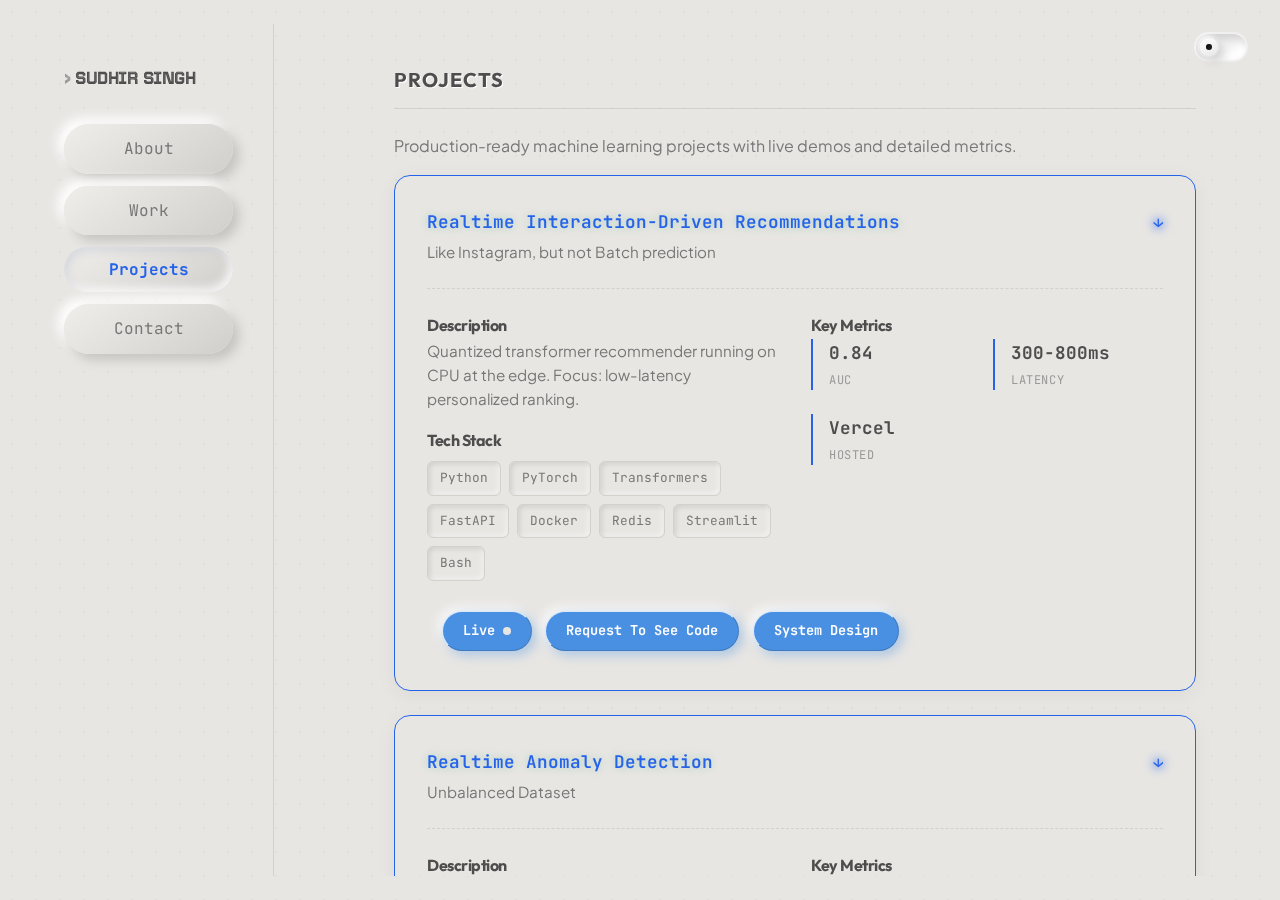
<file: projects.html>
<!DOCTYPE html>
<html lang="en">

<head>
    <meta charset="UTF-8">
    <meta name="viewport" content="width=device-width, initial-scale=1.0">
    <title>Projects — Sudhir Singh</title>
    <link rel="apple-touch-icon" sizes="180x180" href="apple-touch-icon.png">
    <link rel="icon" type="image/png" sizes="32x32" href="favicon-32x32.png">
    <link rel="icon" type="image/png" sizes="16x16" href="favicon-16x16.png">
    <link rel="manifest" href="site.webmanifest">
    <link rel="stylesheet" href="style.css">
    <link rel="preconnect" href="https://fonts.googleapis.com">
    <link rel="preconnect" href="https://fonts.gstatic.com" crossorigin>
    <link
        href="https://fonts.googleapis.com/css2?family=Outfit:wght@400;500;600;700&family=Plus+Jakarta+Sans:wght@400;500;600;700&family=JetBrains+Mono:wght@400;500;700&family=Tourney:wght@100..900&display=swap"
        rel="stylesheet">
    <style>
        /* Only keep necessary overrides if any, otherwise rely on style.css */
        /* Ensure the active button looks correct */
        .toggle-btn.active {
            color: var(--accent);
            font-weight: 700;
            box-shadow: inset 5px 5px 10px #0a0a0a, inset -5px -5px 10px #262626;
        }

        [data-theme="light"] .toggle-btn.active {
            box-shadow: inset 4px 4px 8px rgba(163, 177, 198, 0.3), inset -4px -4px 8px rgba(255, 255, 255, 0.8);
        }
    </style>
</head>

<body data-theme="light">

    <!-- Technical Grid Background -->
    <div class="grid-bg"></div>

    <!-- Theme Toggle (Fixed Top Right) -->
    <label class="theme-toggle">
        <input type="checkbox" id="theme-checkbox" onchange="toggleTheme(this.checked)">
        <div class="toggle-track">
            <div class="toggle-knob">
                <div class="toggle-indicator"></div>
            </div>
        </div>
    </label>

    <div class="container">

        <!-- Sidebar / Header (Fixed on Desktop) -->
        <header>
            <span class="brand">SUDHIR SINGH</span>

            <!-- Navigation -->
            <div class="view-toggle">
                <!-- Links back to specific views in index.html isn't straightforward with buttons + js, 
                     so we'll just link to index.html and let user navigate, or use hash params if script supported it.
                     For now, simple links to index.html seems safest. -->
                <a href="index.html?view=about" class="toggle-btn"
                    style="text-decoration: none; display: block; text-align: center;">About</a>
                <a href="index.html?view=work" class="toggle-btn"
                    style="text-decoration: none; display: block; text-align: center;">Work</a>
                <button class="toggle-btn active">Projects</button>
                <a href="index.html?view=mentorship" class="toggle-btn"
                    style="text-decoration: none; display: block; text-align: center;">Contact</a>
            </div>
        </header>

        <!-- Main Content Area -->
        <main>
            <div class="view-section active">
                <div class="page-header">
                    <h2>Projects</h2>
                    <p>Production-ready machine learning projects with live demos and detailed metrics.</p>
                </div>

                <div id="all-projects-list" class="projects-container">
                    <!-- Projects injected here -->
                </div>

                <footer style="margin-top: 60px; padding: 20px 0; border-top: 1px solid var(--divider);">
                    <div>&copy; <span class="year-span"></span> Sudhir Singh</div>
                </footer>
            </div>
        </main>

    </div>

    <script src="script.js?v=2"></script>
    <script>
        // Render projects on this page
        function renderProjectsPage() {
            const container = document.getElementById('all-projects-list');

            const projectsHTML = PROJECTS.map((p) => `
        <article class="project-item expanded" id="${p.id}" onclick="toggleProject(this)">
          <div class="project-header">
            <div>
              <span class="project-title">${p.title} <span class="live-text">LIVE</span></span>
              <div class="project-summary">${p.short}</div>
            </div>
            <div class="project-arrow">→</div>
          </div>

          <div class="project-details">
            <div class="project-details-grid">
              <div>
                <h4>Description</h4>
                <p class="project-desc">${p.desc}</p>
                
                <h4>Tech Stack</h4>
                <div style="display:flex; flex-wrap:wrap; gap:8px; margin-top:8px; justify-content: flex-start;">
                  ${p.techStack ? p.techStack.map(tech => `
                    <span class="project-tech-tag">${tech}</span>
                  `).join('') : ''}
                </div>
              </div>

              <div>
                <h4>Key Metrics</h4>
                <div class="project-metrics-grid">
                  ${Object.entries(p.metrics).map(([k, v]) => `
                    <div class="metric-box">
                      <div class="metric-value">${v}</div>
                      <div class="metric-label">${k}</div>
                    </div>
                  `).join('')}
                </div>
              </div>
            </div>

            <div class="project-links">
              ${p.demo && p.demo !== '#' ? `
                <a href="${p.demo}" target="_blank">
                  Live<span class="live-dot"></span>
                </a>
              ` : ''}
              <a href="mailto:hire.sudhir.singh@icloud.com">Request To See Code</a>
              <a href="${p.design}" target="_blank">System Design</a>
            </div>
          </div>
        </article>
      `).join('');

            container.innerHTML = projectsHTML;

            // Handle URL hash navigation
            handleHashNavigation();
        }

        // Handle hash-based navigation
        function handleHashNavigation() {
            const hash = window.location.hash.substring(1); // Remove '#'
            if (hash) {
                const projectEl = document.getElementById(hash);
                if (projectEl) {
                    // Smooth scroll to the project
                    setTimeout(() => {
                        projectEl.scrollIntoView({ behavior: 'smooth', block: 'center' });

                        // Add highlight effect
                        projectEl.classList.add('highlighted');

                        // Remove highlight after animation
                        setTimeout(() => {
                            projectEl.classList.remove('highlighted');
                        }, 2000);
                    }, 100);
                }
            }
        }

        // Initialize
        document.addEventListener('DOMContentLoaded', () => {
            renderProjectsPage();

            // Update year
            const yearSpans = document.querySelectorAll('.year-span');
            yearSpans.forEach(span => {
                span.textContent = new Date().getFullYear();
            });

            // Listen for hash changes (browser back/forward)
            window.addEventListener('hashchange', handleHashNavigation);
        });
    </script>
</body>

</html>
</file>
<file: style.css>
/* Modern Technical Design - Single Page */
:root {
    --bg: #e8e6e3;
    --text-main: #4d4d4d;
    --text-secondary: #777;
    --text-tertiary: #999;
    --accent: #2563eb;
    /* Tech Blue */
    --divider: #d4d0ca;
    --font-sans: 'Plus Jakarta Sans', sans-serif;
    --font-heading: 'Outfit', sans-serif;
    --font-mono: 'JetBrains Mono', monospace;
    --max-width: 1300px;
    --spacing-unit: 24px;

    /* Border Radius Standards */
    --radius-pill: 50px;
    --radius-card: 16px;
    --radius-small: 8px;

    /* Grid Color */
    --grid-color: rgba(0, 0, 0, 0.03);

    /* Neumorphic Light */
    --card-bg: linear-gradient(145deg, #f0eeeb, #d1cfcc);
    --card-shadow: 6px 6px 12px #c5c3c0, -6px -6px 12px #ffffff;
    --card-border: 1px solid rgba(255, 255, 255, 0.4);
    --text-shadow: 1px 1px 0 #ffffff;
    --border-highlight: 0 1px 0 #ffffff;
}

[data-theme="dark"] {
    --bg: #181818;
    --text-main: #777;
    /* Lighter grey for visibility */
    --text-secondary: #888;
    --text-tertiary: #555;
    --accent: #42a778;
    --divider: #101010;
    /* Darker divider base */

    --grid-color: rgba(255, 255, 255, 0.03);
    --card-bg: linear-gradient(145deg, #1a1a1a, #161616);
    --card-shadow: 5px 5px 9px #0a0a0a, -5px -5px 9px #262626;
    --card-border: none;

    --text-shadow: 1px 1px 0 rgba(0, 0, 0, 0.8), -1px -1px 0 rgba(255, 255, 255, 0.1);
    /* Deep pressed look */
    --border-highlight: 0 1px 0 rgba(255, 255, 255, 0.03);
}

* {
    box-sizing: border-box;
    margin: 0;
    padding: 0;
}

body {
    background: var(--bg);
    color: var(--text-main);
    font-family: var(--font-sans);
    line-height: 1.6;
    -webkit-font-smoothing: antialiased;
    padding: 0;
    height: 100vh;
    overflow: hidden;
    /* Prevent global scroll */
}

/* Technical Grid Background */
.grid-bg {
    position: fixed;
    top: 0;
    left: 0;
    width: 100%;
    height: 100%;
    z-index: -1;
    background-image: radial-gradient(var(--grid-color) 1px, transparent 1px);
    background-size: 24px 24px;
    pointer-events: none;
}

/* Layout */
.container {
    max-width: var(--max-width);
    margin: 0 auto;
    padding: 24px;
    height: 100%;
    display: grid;
    grid-template-columns: 250px 1fr;
    /* Reduced sidebar */
    gap: 60px;
    align-items: start;
}

/* Typography */
h1,
h2,
h3,
h4 {
    font-family: var(--font-heading);
    font-weight: 700;
    letter-spacing: -0.03em;
    color: var(--text-main);
}

[data-theme="dark"] h1,
[data-theme="dark"] h2,
[data-theme="dark"] h3,
[data-theme="dark"] h4,
[data-theme="dark"] .brand {
    text-shadow: var(--text-shadow);
}

h1 {
    font-size: 2.5rem;
    line-height: 1.2;
    margin-bottom: 16px;
}

h2 {
    font-size: 1.25rem;
    margin-bottom: 24px;
    border-bottom: 1px solid var(--divider);
    padding-bottom: 12px;
    box-shadow: none;
    text-transform: uppercase;
    letter-spacing: 0.05em;
}

#profile-role {
    font-size: 1.1rem;
    margin-bottom: 16px;
    border-bottom: none;
    padding-bottom: 0;
    box-shadow: none;
    margin-top: 0;
    color: var(--accent);
    text-shadow: 0 0 10px rgba(66, 167, 120, 0.4);
}

h2 {
    /* Engraved style for all themes */
    text-shadow: var(--text-shadow);
}

[data-theme="dark"] h2 {
    border-bottom: 1px solid var(--divider);
    box-shadow: var(--border-highlight);
}

/* Remove border from collapsible section headers */
.collapsible-header h2 {
    border-bottom: none;
    padding-bottom: 0;
    box-shadow: none;
}

h3 {
    font-size: 0.9rem;
    text-transform: uppercase;
    letter-spacing: 0.05em;
    margin-bottom: 8px;
    color: var(--text-tertiary);
}

p {
    margin-bottom: 16px;
    color: var(--text-secondary);
    font-size: 1rem;
}

small {
    font-size: 0.875rem;
    color: var(--text-tertiary);
    font-family: var(--font-mono);
}

a {
    color: var(--text-main);
    text-decoration: none;
    border-bottom: 1px solid var(--divider);
    transition: all 0.2s;
}

a:hover {
    border-color: var(--accent);
    color: var(--accent);
    background: rgba(37, 99, 235, 0.05);
}

/* Sidebar / Header */
header {
    padding: 40px;
    border-right: 1px solid var(--divider);
    display: flex;
    flex-direction: column;
    height: 100%;
    overflow-y: auto;
}

[data-theme="dark"] header {
    border-right: 1px solid var(--divider);
    box-shadow: 1px 0 0 rgba(255, 255, 255, 0.05);
}

.brand {
    font-family: 'Tourney', cursive;
    font-weight: 800;
    font-size: 1.1rem;
    letter-spacing: -0.5px;
    color: var(--text-main);
    text-decoration: none;
    white-space: nowrap;
}

.brand::before {
    content: "> ";
    color: var(--text-tertiary);
}

.intro {
    font-size: 1.1rem;
    color: var(--text-secondary);
}

/* View Toggle */
.view-toggle {
    display: flex;
    flex-direction: column;
    /* Vertical Stack */
    gap: 12px;
    margin: 32px 0;
}

.toggle-btn {
    background: var(--card-bg);
    border: none;
    padding: 12px 16px;
    font-family: var(--font-mono);
    font-size: 1rem;
    color: var(--text-secondary);
    cursor: pointer;
    transition: all 0.2s;
    text-align: center;
    border-radius: 50px;
    box-shadow: var(--card-shadow);
}

.toggle-btn:hover {
    color: var(--accent);
}

.toggle-btn.active {
    color: var(--accent);
    font-weight: 700;
    box-shadow: inset 5px 5px 10px #0a0a0a, inset -5px -5px 10px #262626;
}

[data-theme="light"] .toggle-btn.active {
    box-shadow: inset 4px 4px 8px rgba(163, 177, 198, 0.3), inset -4px -4px 8px rgba(255, 255, 255, 0.8);
}

/* Main Content Area */
main {
    height: 100%;
    overflow: hidden;
    /* Views scroll internally */
    position: relative;
}

.view-section {
    height: 100%;
    width: 100%;
    overflow-y: auto;
    padding: 40px 60px;
    position: absolute;
    top: 0;
    left: 0;
    opacity: 0;
    pointer-events: none;
    transition: opacity 0.3s ease;

    /* Hide Scrollbar */
    scrollbar-width: none;
    /* Firefox */
    -ms-overflow-style: none;
    /* IE 10+ */
}

.view-section::-webkit-scrollbar {
    display: none;
    /* Chrome/Safari */
}

.view-section.active {
    opacity: 1;
    pointer-events: auto;
    z-index: 1;
}

.view-section.hidden {
    display: none;
}

/* Projects List */
.project-item {
    padding: 32px;
    padding-bottom: 16px;
    border: var(--card-border);
    border-radius: var(--radius-card);
    margin-bottom: 24px;
    background: var(--card-bg);
    box-shadow: var(--card-shadow);
    cursor: pointer;
    transition: all 0.2s ease;
}

.project-item:hover {
    transform: translateY(-2px);
    /* box-shadow will need to be theme specific if we want different hover shadows, 
       but for now let's keep it simple or use a variable if needed. 
       Actually, let's just use transform. */
}

[data-theme="dark"] .project-item {
    background: var(--card-bg);
    box-shadow: var(--card-shadow);
    border: var(--card-border);
    border-radius: var(--radius-card);
    margin-bottom: 24px;
    padding: 32px;
}

[data-theme="dark"] .project-item:hover {
    transform: translateY(-2px);
    box-shadow: 7px 7px 14px #151515, -7px -7px 14px #292929;
}

/* Collapsible Sections */
/* Collapsible Sections */
.collapsible-section {
    margin-bottom: 24px;
    padding: 32px;
    background: var(--card-bg);
    box-shadow: var(--card-shadow);
    border: var(--card-border);
    border-radius: var(--radius-card);
}

[data-theme="dark"] .collapsible-section {
    /* Variables handle the theme switch */
    border-bottom: none;
}

.collapsible-section:last-child {
    border-bottom: none;
}

.collapsible-header {
    display: flex;
    justify-content: space-between;
    align-items: center;
    cursor: pointer;
    padding: 16px 0;
    user-select: none;
}

.collapsible-header h2 {
    margin: 0;
    font-size: 1.1rem;
    color: var(--text-main);
    font-family: var(--font-mono);
    text-transform: uppercase;
    letter-spacing: 1px;
    border-bottom: none;
    padding-bottom: 0;
}

.collapsible-header .section-arrow {
    font-size: 1.2rem;
    color: var(--text-tertiary);
    display: inline-block;
    transition: transform 0.3s ease, color 0.3s ease;
}

.expanded .section-arrow {
    transform: rotate(90deg) !important;
    color: var(--accent);
    text-shadow: 0 0 8px var(--accent), 0 0 12px var(--accent);
}

.collapsible-content {
    max-height: 0;
    overflow: hidden;
    opacity: 0;
    transition: max-height 0.5s ease, opacity 0.3s ease;
    padding: 0 4px;
    /* Prevent border clipping */
}

.collapsible-section.expanded .collapsible-content {
    max-height: 10000px;
    /* Large enough to fit content */
    opacity: 1;
    margin-top: 16px;
    overflow: visible;
    /* Allow shadows/borders to show */
}

.collapsible-section.expanded {
    margin-bottom: 40px;
    padding-bottom: 24px;
}

.collapsible-section.expanded .collapsible-header h2,
.collapsible-section.expanded .collapsible-header h4 {
    color: var(--accent);
    text-shadow: 0 0 10px rgba(66, 167, 120, 0.4);
}

/* Experience List */
.experience-item {
    padding: 32px;
    border: var(--card-border);
    border-radius: var(--radius-card);
    margin-bottom: 24px;
    background: var(--card-bg);
    box-shadow: var(--card-shadow);
    cursor: pointer;
    transition: all 0.2s ease;
}

.experience-item:last-child {
    border-bottom: none;
    box-shadow: none;
}

[data-theme="dark"] .experience-item {
    background: var(--card-bg);
    box-shadow: var(--card-shadow);
    border: var(--card-border);
    border-radius: var(--radius-card);
    margin-bottom: 24px;
    padding: 32px;
}

.experience-item:hover {
    transform: translateY(-2px);
}

[data-theme="dark"] .experience-item:hover {
    transform: translateY(-2px);
    box-shadow: 7px 7px 14px #151515, -7px -7px 14px #292929;
}

.experience-header {
    display: flex;
    justify-content: space-between;
    align-items: baseline;
}

.exp-main-info {
    display: flex;
    align-items: baseline;
    gap: 24px;
    flex: 1;
}

.exp-meta {
    display: flex;
    align-items: center;
    gap: 16px;
}

.exp-role {
    font-family: var(--font-mono);
    font-weight: 600;
    color: var(--text-main);
    font-size: 1rem;
}

.exp-company {
    font-family: var(--font-mono);
    color: var(--text-secondary);
    font-size: 0.95rem;
}

.exp-period {
    font-family: var(--font-mono);
    color: var(--text-tertiary);
    font-size: 0.85rem;
}

.experience-details {
    max-height: 0;
    overflow: hidden;
    transition: max-height 0.3s ease, opacity 0.3s ease, margin-top 0.3s ease;
    opacity: 0;
    margin-top: 0;
    color: var(--text-secondary);
    font-size: 0.95rem;
}

.experience-item.expanded .experience-details {
    max-height: 200px;
    opacity: 1;
    margin-top: 16px;
}

.experience-itemarticle.project-item.expanded .project-header .project-arrow {
    transform: rotate(90deg) !important;
    color: var(--accent);
}

.experience-item.expanded .experience-header .project-arrow {
    transform: rotate(90deg) !important;
    color: var(--accent);
    text-shadow: 0 0 8px var(--accent), 0 0 12px var(--accent);
}

.experience-item.expanded .exp-role {
    color: var(--accent);
    text-shadow: 0 0 10px rgba(66, 167, 120, 0.4);
}

@media (max-width: 768px) {
    .experience-header {
        flex-direction: column;
        gap: 8px;
    }

    .exp-main-info {
        flex-direction: column;
        gap: 4px;
    }

    .exp-meta {
        width: 100%;
        justify-content: space-between;
        margin-top: 8px;
    }
}

.project-header {
    display: flex;
    justify-content: space-between;
    align-items: baseline;
    gap: 24px;
}

.project-title {
    font-family: var(--font-mono);
    font-size: 1.1rem;
    font-weight: 600;
    margin-bottom: 4px;
    display: block;
    color: var(--text-main);
}

.project-summary {
    font-size: 0.95rem;
    color: var(--text-secondary);
    flex: 1;
}

.project-arrow {
    font-family: var(--font-mono);
    font-size: 1rem;
    color: var(--text-tertiary);
    display: inline-block;
    transition: transform 0.2s ease;
}

article.project-item.expanded .project-header .project-arrow {
    transform: rotate(90deg) !important;
    color: var(--accent);
    text-shadow: 0 0 8px var(--accent), 0 0 12px var(--accent);
}

.project-item.expanded .project-title {
    color: var(--accent);
    text-shadow: 0 0 10px rgba(66, 167, 120, 0.4);
}

.project-item.expanded {
    background: var(--bg);
    border: 1px solid var(--accent);
    z-index: 1;
    box-shadow: 0 4px 20px rgba(0, 0, 0, 0.05);
}

.project-details {
    max-height: 0;
    overflow: hidden;
    transition: max-height 0.3s ease, opacity 0.3s ease, margin-top 0.3s ease;
    opacity: 0;
    margin-top: 0;
}

.project-item.expanded .project-details {
    max-height: 2000px;
    opacity: 1;
    margin-top: 24px;
    border-top: 1px dashed var(--divider);
    padding-top: 24px;
}

.details-grid {
    display: grid;
    grid-template-columns: 1fr 1fr;
    gap: 40px;
}

@media (max-width: 768px) {
    .details-grid {
        grid-template-columns: 1fr;
        gap: 24px;
    }
}

.metric-box {
    border-left: 2px solid var(--accent);
    padding-left: 16px;
    margin-bottom: 12px;
}

.metric-value {
    font-family: var(--font-mono);
    font-size: 1.1rem;
    /* Reduced from 1.25rem */
    font-weight: 700;
    color: var(--text-main);
    margin-bottom: 4px;
}

.metric-label {
    font-family: var(--font-mono);
    font-size: 0.75rem;
    /* Reduced from 0.8rem */
    color: var(--text-tertiary);
    text-transform: uppercase;
    letter-spacing: 0.05em;
}

.project-links {
    display: flex;
    gap: 0;
    margin-top: 24px;
    margin-bottom: 16px;
    padding: 0 8px;
    flex-wrap: wrap;
}

/* Live Text in Heading */
.live-text {
    font-size: 0.6em;
    color: var(--accent);
    margin-left: 8px;
    vertical-align: middle;
    animation: blink-dot 1.5s infinite;
    display: inline-block;
    transition: opacity 0.3s ease;
}

.collapsible-section.expanded .collapsible-header .live-text {
    display: none;
}

.project-item.expanded .live-text {
    display: none;
}

/* Live indicator - blinking dot inside button */
.live-dot {
    display: inline-block;
    width: 8px;
    height: 8px;
    border-radius: 50%;
    background: var(--bg);
    margin-left: 8px;
    animation: blink-dot 1.5s infinite;
}

[data-theme="dark"] .live-dot {
    background: #ffffff;
}

/* Restored Green Blink for Experience Section */
.live-wrapper {
    display: inline-flex;
    align-items: center;
    margin-left: 8px;
}

.live-indicator {
    display: inline-block;
    width: 8px;
    height: 8px;
    border-radius: 50%;
    background: #42a778;
    box-shadow: 0 0 0 4px rgba(66, 167, 120, 0.2);
    animation: blink-live 2s infinite;
}

[data-theme="light"] .live-indicator {
    background: #4a90e2;
    box-shadow: 0 0 0 4px rgba(74, 144, 226, 0.2);
    animation: blink-live-light 2s infinite;
}

@keyframes blink-live {
    0% {
        transform: scale(0.95);
        box-shadow: 0 0 0 0 rgba(66, 167, 120, 0.7);
    }

    70% {
        transform: scale(1);
        box-shadow: 0 0 0 10px rgba(66, 167, 120, 0);
    }

    100% {
        transform: scale(0.95);
        box-shadow: 0 0 0 0 rgba(66, 167, 120, 0);
    }
}

@keyframes blink-live-light {
    0% {
        transform: scale(0.95);
        box-shadow: 0 0 0 0 rgba(74, 144, 226, 0.7);
    }

    70% {
        transform: scale(1);
        box-shadow: 0 0 0 10px rgba(74, 144, 226, 0);
    }

    100% {
        transform: scale(0.95);
        box-shadow: 0 0 0 0 rgba(74, 144, 226, 0);
    }
}

@keyframes blink-dot {
    0% {
        opacity: 0.2;
    }

    50% {
        opacity: 1;
    }

    100% {
        opacity: 0.2;
    }
}

.project-links a {
    text-decoration: none;
    font-size: 0.85rem;
    color: white;
    background-color: #42a778;
    font-family: var(--font-mono);
    font-weight: 600;
    padding: 8px 20px;
    margin: 0.5em;
    border-radius: 50px;
    box-shadow: 4px 4px 12px rgba(50, 44, 44, 0.78), -4px -4px 12px rgba(221, 220, 220, 0.37);
    border-top: 1px solid white;
    border-left: 1px solid white;
    border-right: 1px solid black;
    border-bottom: 1px solid black;
    transition: all 0.1s ease;
    display: inline-flex;
    align-items: center;
    position: relative;
}

.project-links a:hover {
    transform: translateY(-1px);
    box-shadow: 6px 6px 16px rgba(50, 44, 44, 0.85), -6px -6px 16px rgba(221, 220, 220, 0.45);
}

.project-links a:active {
    box-shadow: 4px 4px 12px rgba(50, 44, 44, 0.78), -4px -4px 12px rgba(221, 220, 220, 0.37);
    border-top: 1px solid black;
    border-left: 1px solid black;
    border-right: 1px solid white;
    border-bottom: 1px solid white;
}

/* Stats / Tech */
.grid-2 {
    display: grid;
    grid-template-columns: 1fr 1fr;
    gap: 40px;
    margin-top: 40px;
}

.stat-block {
    padding: 32px;
    background: var(--card-bg);
    box-shadow: var(--card-shadow);
    border: var(--card-border);
    border-radius: var(--radius-card);
    margin-bottom: 24px;
}

.stat-block p {
    font-family: var(--font-mono);
    font-size: 1.5rem;
    color: var(--text-main);
    font-weight: 700;
}

/* About View */
.about-grid {
    display: grid;
    grid-template-columns: 1fr 1fr;
    gap: 60px;
    height: 100%;
}

.about-text {
    display: flex;
    flex-direction: column;
    justify-content: center;
}

.about-photo {
    height: 100%;
    background: transparent;
    border-radius: var(--radius-small);
    overflow: hidden;
    position: relative;
}

.photo-placeholder {
    width: 100%;
    height: 100%;
    display: flex;
    align-items: center;
    justify-content: center;
    background: transparent;
    color: var(--text-tertiary);
    font-family: var(--font-mono);
}

.photo-placeholder img {
    width: 100%;
    height: 100%;
    object-fit: cover;
    display: block;
}

.personality-list {
    list-style: none;
    margin-top: 16px;
}

.personality-list li {
    font-family: var(--font-mono);
    color: var(--text-main);
    margin-bottom: 8px;
}

/* Footer */
footer {
    margin-top: 80px;
    padding-top: 40px;
    border-top: 1px solid var(--divider);
    color: var(--text-tertiary);
    font-size: 0.85rem;
    font-family: var(--font-mono);
    position: relative;
    z-index: 0;
}

/* Hide footer in non-active views */
.view-section:not(.active) footer {
    display: none !important;
    visibility: hidden !important;
    opacity: 0 !important;
}

[data-theme="dark"] footer {
    border-top: 1px solid var(--divider);
    box-shadow: inset 0 1px 0 rgba(255, 255, 255, 0.05);
}

/* Utilities */
.btn-text {
    background: none;
    border: none;
    cursor: pointer;
    font-family: var(--font-mono);
    font-size: 0.85rem;
    color: var(--text-tertiary);
    padding: 0;
    text-transform: uppercase;
}

.btn-text:hover {
    color: var(--text-main);
}

/* Mobile / Tablet */
@media (max-width: 1023px) {
    body {
        height: auto;
        overflow: auto;
    }

    .container {
        display: block;
        height: auto;
        padding: 16px 24px;
    }

    header {
        height: auto;
        border-right: none;
        border-bottom: none;
        padding: 12px 0 24px 0;
        margin-bottom: 16px;
    }

    /* Mobile Typography Overrides */
    h1 {
        font-size: 2rem;
    }

    h2 {
        font-size: 1.2rem;
    }

    [data-theme="dark"] header {
        border-right: none;
        border-bottom: none;
        box-shadow: none;
    }

    main {
        height: auto;
        overflow: visible;
    }

    .view-section {
        position: relative;
        opacity: 1;
        pointer-events: auto;
        padding: 0;
        display: block !important;
    }

    .project-item,
    .collapsible-section {
        padding: 16px;
    }

    .view-section.hidden {
        display: block !important;
        margin-top: 0;
        border-top: none;
        padding-top: 0;
    }

    #view-work footer {
        display: none;
    }

    .view-toggle {
        display: none;
    }

    /* Show everything on mobile */
    .about-grid {
        grid-template-columns: 1fr;
        gap: 32px;
    }

    .about-photo {
        height: 95vh;
    }

    .pricing-grid {
        grid-template-columns: 1fr;
    }

    /* Compact Mobile Layout */
    .project-item.expanded .project-details {
        margin-top: 16px;
        padding-top: 16px;
    }

    .details-grid {
        gap: 16px;
    }

    .metric-value {
        font-size: 1.1rem;
    }

    .project-details h4 {
        margin-bottom: 4px;
        font-size: 0.85rem;
    }

    .project-details p {
        margin-bottom: 12px;
        font-size: 0.9rem;
    }

    .metric-box {
        margin-bottom: 8px;
        padding-left: 12px;
    }

    .project-links {
        margin-top: 16px;
        margin-bottom: 8px;
    }

    .project-links a {
        padding: 6px 16px;
        font-size: 0.8rem;
        margin: 4px;
    }
}

/* Mentorship Styles */
.pricing-grid {
    display: grid;
    grid-template-columns: repeat(auto-fit, minmax(240px, 1fr));
    gap: 24px;
    margin-top: 32px;
}

.pricing-card {
    border: 1px solid var(--divider);
    padding: 24px;
    border-radius: var(--radius-card);
    transition: all 0.3s ease;
    background: var(--bg);
}

[data-theme="dark"] .pricing-card {
    background: var(--card-bg);
    box-shadow: var(--card-shadow);
    border: var(--card-border);
}

.pricing-card:hover {
    border-color: var(--accent);
}

[data-theme="dark"] .pricing-card:hover {
    box-shadow: 8px 8px 16px #121212, -8px -8px 16px #2c2c2c;
}

[data-theme="light"] .pricing-card {
    background: var(--card-bg);
    box-shadow: var(--card-shadow);
    border: var(--card-border);
}

[data-theme="light"] .pricing-card:hover {
    box-shadow: 6px 6px 16px rgba(0, 0, 0, 0.15), -6px -6px 16px rgba(255, 255, 255, 1);
}

.pricing-card h3 {
    font-size: 1rem;
    margin-bottom: 8px;
}

.pricing-card .price {
    font-family: var(--font-mono);
    font-size: 1.5rem;
    font-weight: 700;
    color: var(--text-main);
    margin-bottom: 12px;
}

.pricing-card small {
    font-size: 0.85rem;
    color: var(--text-tertiary);
    font-weight: 400;
}

/* Contact Block */
.contact-block {
    border: 1px solid var(--divider);
    padding: 32px;
    border-radius: var(--radius-card);
    margin-bottom: 32px;
    background: var(--bg);
    text-align: center;
}

[data-theme="dark"] .contact-block {
    background: var(--card-bg);
    box-shadow: var(--card-shadow);
    border: var(--card-border);
}

[data-theme="light"] .contact-block {
    background: var(--card-bg);
    box-shadow: var(--card-shadow);
    border: var(--card-border);
}

.contact-block h4 {
    font-size: 1.2rem;
    margin-bottom: 16px;
    color: var(--text-main);
}

.contact-block p {
    font-size: 0.95rem;
    color: var(--text-secondary);
    margin-bottom: 24px;
}

.contact-block .btn-outline {
    width: auto;
    display: inline-block;
    margin-top: 8px;
}

.btn-outline {
    text-decoration: none;
    display: inline-block;
    margin-top: 16px;
    font-size: 0.85rem;
    color: white;
    background-color: #42a778;
    font-family: var(--font-mono);
    font-weight: 700;
    padding: 8px 20px;
    border-radius: 50px;
    box-shadow: 4px 4px 12px rgba(50, 44, 44, 0.78), -4px -4px 12px rgba(221, 220, 220, 0.37);
    border: 1px solid;
    border-top-color: white;
    border-left-color: white;
    border-right-color: black;
    border-bottom-color: black;
    cursor: pointer;
    transition: all 0.15s ease;
    width: 100%;
    text-align: center;
}

.btn-outline:hover {
    transform: translateY(-2px);
    box-shadow: 6px 6px 16px rgba(50, 44, 44, 0.85), -6px -6px 16px rgba(221, 220, 220, 0.45);
    border-top-color: white !important;
    border-left-color: white !important;
    border-right-color: black !important;
    border-bottom-color: black !important;
    background: #42a778 !important;
    color: white !important;
}

.btn-outline:active {
    transform: translateY(0);
    box-shadow: 4px 4px 12px rgba(50, 44, 44, 0.78), -4px -4px 12px rgba(221, 220, 220, 0.37);
    border-top-color: black !important;
    border-left-color: black !important;
    border-right-color: white !important;
    border-bottom-color: white !important;
}

[data-theme="light"] .btn-outline {
    background: #4a90e2;
    color: white;
    box-shadow: 4px 4px 12px rgba(74, 144, 226, 0.4), -4px -4px 12px rgba(255, 255, 255, 0.8);
    border-top-color: rgba(255, 255, 255, 0.8);
    border-left-color: rgba(255, 255, 255, 0.8);
    border-right-color: rgba(0, 0, 0, 0.15);
    border-bottom-color: rgba(0, 0, 0, 0.15);
}

[data-theme="light"] .btn-outline:hover {
    transform: translateY(-2px);
    box-shadow: 6px 6px 16px rgba(74, 144, 226, 0.5), -6px -6px 16px rgba(255, 255, 255, 0.9);
    background: #4a90e2 !important;
    color: white !important;
    border-top-color: rgba(255, 255, 255, 0.8) !important;
    border-left-color: rgba(255, 255, 255, 0.8) !important;
    border-right-color: rgba(0, 0, 0, 0.15) !important;
    border-bottom-color: rgba(0, 0, 0, 0.15) !important;
}

[data-theme="light"] .btn-outline:active {
    box-shadow: 4px 4px 12px rgba(74, 144, 226, 0.4), -4px -4px 12px rgba(255, 255, 255, 0.8);
    border-top-color: rgba(0, 0, 0, 0.15) !important;
    border-left-color: rgba(0, 0, 0, 0.15) !important;
    border-right-color: rgba(255, 255, 255, 0.8) !important;
    border-bottom-color: rgba(255, 255, 255, 0.8) !important;
}

[data-theme="light"] .project-links a {
    background: #4a90e2;
    box-shadow: 4px 4px 12px rgba(74, 144, 226, 0.4), -4px -4px 12px rgba(255, 255, 255, 0.8);
    border-top: 1px solid rgba(255, 255, 255, 0.8);
    border-left: 1px solid rgba(255, 255, 255, 0.8);
    border-right: 1px solid rgba(0, 0, 0, 0.15);
    border-bottom: 1px solid rgba(0, 0, 0, 0.15);
}

[data-theme="light"] .project-links a:active {
    box-shadow: 4px 4px 12px rgba(74, 144, 226, 0.4), -4px -4px 12px rgba(255, 255, 255, 0.8);
    border-top: 1px solid rgba(0, 0, 0, 0.15);
    border-left: 1px solid rgba(0, 0, 0, 0.15);
    border-right: 1px solid rgba(255, 255, 255, 0.8);
    border-bottom: 1px solid rgba(255, 255, 255, 0.8);
}

/* Share Button */
.share-btn {
    text-decoration: none;
    font-size: 0.85rem;
    color: white;
    background-color: #42a778;
    font-family: var(--font-mono);
    font-weight: 600;
    padding: 8px 20px;
    border-radius: 50px;
    box-shadow: 4px 4px 12px rgba(50, 44, 44, 0.78), -4px -4px 12px rgba(221, 220, 220, 0.37);
    border: none;
    /* Reset default button border first */
    border-top: 1px solid white;
    border-left: 1px solid white;
    border-right: 1px solid black;
    border-bottom: 1px solid black;
    cursor: pointer;
    transition: all 0.1s ease;
    display: inline-flex;
    align-items: center;
    justify-content: center;
    margin: 0.5em;
    /* Match .project-links a margin */
    box-sizing: border-box;
    line-height: normal;
    -webkit-appearance: none;
    appearance: none;
    height: 40px;
    vertical-align: middle;
}

.share-btn:hover {
    transform: translateY(-1px);
    box-shadow: 6px 6px 16px rgba(50, 44, 44, 0.85), -6px -6px 16px rgba(221, 220, 220, 0.45);
}

[data-theme="light"] .share-btn {
    background: #4a90e2;
    box-shadow: 4px 4px 12px rgba(74, 144, 226, 0.4), -4px -4px 12px rgba(255, 255, 255, 0.8);
    border-top: 1px solid rgba(255, 255, 255, 0.8);
    border-left: 1px solid rgba(255, 255, 255, 0.8);
    border-right: 1px solid rgba(0, 0, 0, 0.15);
    border-bottom: 1px solid rgba(0, 0, 0, 0.15);
}

[data-theme="light"] .share-btn:hover {
    box-shadow: 6px 6px 16px rgba(74, 144, 226, 0.5), -6px -6px 16px rgba(255, 255, 255, 0.9);
}

.share-btn:active {
    transform: translateY(0);
    box-shadow: 4px 4px 12px rgba(50, 44, 44, 0.78), -4px -4px 12px rgba(221, 220, 220, 0.37);
    border-top: 1px solid black;
    border-left: 1px solid black;
    border-right: 1px solid white;
    border-bottom: 1px solid white;
}

[data-theme="light"] .share-btn:active {
    box-shadow: 4px 4px 12px rgba(74, 144, 226, 0.4), -4px -4px 12px rgba(255, 255, 255, 0.8);
    border-top: 1px solid rgba(0, 0, 0, 0.15);
    border-left: 1px solid rgba(0, 0, 0, 0.15);
    border-right: 1px solid rgba(255, 255, 255, 0.8);
    border-bottom: 1px solid rgba(255, 255, 255, 0.8);
}

/* Copied State */
.share-btn.copied {
    background: #42a778;
    /* Green success color */
    color: white;
    border-color: #42a778;
}

.upi-block {
    margin-top: 60px;
    padding: 32px;
    background: var(--bg);
    border: 1px dashed var(--divider);
    text-align: center;
}

.qr-placeholder {
    width: 150px;
    height: 150px;
    background: #f0f0f0;
    margin: 24px auto;
    display: flex;
    align-items: center;
    justify-content: center;
    font-family: var(--font-mono);
    color: var(--text-tertiary);
    border: 1px solid var(--divider);
}

[data-theme="dark"] .qr-placeholder {
    background: #1a1a1a;
}

.upi-id {
    display: inline-flex;
    align-items: center;
    gap: 12px;
    background: rgba(0, 0, 0, 0.03);
    padding: 8px 16px;
    border-radius: var(--radius-small);
    font-family: var(--font-mono);
    font-weight: 600;
}

[data-theme="dark"] .upi-id {
    background: rgba(255, 255, 255, 0.05);
}

.btn-copy {
    background: none;
    border: none;
    color: var(--accent);
    cursor: pointer;
    font-size: 0.8rem;
    text-transform: uppercase;
    font-weight: 700;
}

/* Modal */
.modal-overlay {
    position: fixed;
    top: 0;
    left: 0;
    width: 100%;
    height: 100%;
    background: rgba(0, 0, 0, 0.5);
    backdrop-filter: blur(4px);
    z-index: 1000;
    display: flex;
    align-items: center;
    justify-content: center;
    opacity: 0;
    pointer-events: none;
    transition: opacity 0.3s ease;
}

.modal-overlay.active {
    opacity: 1;
    pointer-events: auto;
}

.modal-content {
    background: var(--bg);
    padding: 32px;
    border-radius: var(--radius-card);
    width: 90%;
    max-width: 400px;
    border: 1px solid var(--divider);
    box-shadow: 0 10px 30px rgba(0, 0, 0, 0.1);
    transform: translateY(20px);
    display: inline-block;
    transition: transform 0.3s ease;
}

.modal-overlay.active .modal-content {
    transform: translateY(0);
}

.form-group {
    margin-bottom: 24px;
}

.form-group label {
    display: block;
    font-family: var(--font-mono);
    font-size: 0.85rem;
    color: var(--text-secondary);
    margin-bottom: 8px;
}



.form-group input {
    width: 100%;
    padding: 12px;
    border: 1px solid var(--divider);
    border-radius: var(--radius-small);
    background: var(--bg);
    color: var(--text-main);
    font-family: var(--font-sans);
    font-size: 1rem;
}

.form-group input:focus {
    outline: none;
    border-color: var(--accent);
}

.modal-actions {
    display: grid;
    grid-template-columns: 1fr 1fr;
    gap: 16px;
}

.modal-actions button {
    margin-top: 0;
    text-align: center;
}

button:disabled {
    opacity: 0.5;
    cursor: not-allowed;
    pointer-events: none;
}

#modal-step-1.hidden,
#modal-step-2.hidden {
    display: none;
}

/* Theme Toggle Switch */
/* Theme Toggle Switch - High Fidelity Skeuomorphism */
.theme-toggle {
    display: inline-block;
    cursor: pointer;
    -webkit-tap-highlight-color: transparent;
    padding: 10px;
    position: fixed;
    top: 24px;
    right: 24px;
    z-index: 1000;
}

.theme-toggle input {
    display: none;
}

.toggle-track {
    width: 50px;
    height: 26px;
    background: linear-gradient(145deg, #1a1a1a, #161616);
    border-radius: 40px;
    position: relative;
    box-shadow:
        inset 3px 3px 6px #0a0a0a,
        inset -3px -3px 6px #262626,
        0 0 0 2px #181818;
    /* Bezel */
    transition: all 0.3s ease;
}

[data-theme="light"] .toggle-track {
    background: linear-gradient(145deg, #e6e6e6, #ffffff);
    box-shadow:
        inset 5px 5px 10px #d1d1d1,
        inset -5px -5px 10px #ffffff,
        0 0 0 2px #f0f0f0;
}

.toggle-knob {
    width: 20px;
    height: 20px;
    background: linear-gradient(145deg, #222222, #1a1a1a);
    border-radius: 50%;
    position: absolute;
    top: 3px;
    left: 3px;
    box-shadow:
        3px 3px 6px #0a0a0a,
        -1px -1px 3px #333333,
        inset 0 0 2px rgba(0, 0, 0, 0.5);
    /* Subtle rim */
    transition: all 0.4s cubic-bezier(0.68, -0.55, 0.265, 1.55);
    /* Bouncy spring */
    display: flex;
    align-items: center;
    justify-content: center;
}

[data-theme="light"] .toggle-knob {
    background: linear-gradient(145deg, #ffffff, #e6e6e6);
    box-shadow:
        5px 5px 10px #d1d1d1,
        -2px -2px 5px #ffffff,
        inset 0 0 2px rgba(0, 0, 0, 0.1);
}

/* Indicator Light */
.toggle-indicator {
    width: 6px;
    height: 6px;
    background: #1a1a1a;
    /* Off state */
    border-radius: 50%;
    box-shadow: inset 1px 1px 2px rgba(0, 0, 0, 0.5);
    transition: all 0.3s ease;
}

/* Active State (Dark Mode - Default Checked) */
input:checked+.toggle-track .toggle-knob {
    transform: translateX(24px);
    background: linear-gradient(145deg, #2e2e2e, #252525);
    /* Darker when active */
}

input:checked+.toggle-track .toggle-indicator {
    background: #42a778;
    /* Neon Green */
    box-shadow:
        0 0 5px #42a778,
        0 0 10px #42a778,
        0 0 20px #42a778;
}

/* Music Toggle */
.music-toggle {
    display: inline-block;
    cursor: pointer;
    -webkit-tap-highlight-color: transparent;
    padding: 10px;
    position: fixed;
    top: 24px;
    /* Align with theme toggle */
    right: 84px;
    /* 60px to the left of theme toggle (24px + 60px) */
    z-index: 1000;
}

.music-toggle input {
    display: none;
}

.music-icon {
    font-size: 12px;
    color: var(--text-tertiary);
    transition: all 0.3s ease;
}

input:checked+.toggle-track .music-icon {
    color: #42a778;
    text-shadow:
        0 0 5px #42a778,
        0 0 10px #42a778;
}

/* Light Mode State (Unchecked) */
/* Modal Buttons */
.btn-primary {
    display: inline-block;
    text-decoration: none;
    background: var(--accent);
    color: white;
    border: 1px solid var(--accent);
    padding: 12px 24px;
    border-radius: 50px;
    font-family: var(--font-mono);
    font-weight: 600;
    cursor: pointer;
    transition: all 0.2s ease;
    box-shadow: 4px 4px 12px rgba(0, 0, 0, 0.2);
}

.btn-primary:hover {
    transform: translateY(-2px);
    box-shadow: 6px 6px 16px rgba(0, 0, 0, 0.3);
}

.btn-primary:disabled {
    opacity: 0.6;
    cursor: not-allowed;
    transform: none;
    box-shadow: none;
}

.btn-secondary {
    display: inline-block;
    text-decoration: none;
    background: transparent;
    color: var(--text-secondary);
    border: 1px solid var(--divider);
    padding: 12px 24px;
    border-radius: 50px;
    font-family: var(--font-mono);
    font-weight: 600;
    cursor: pointer;
    transition: all 0.2s ease;
}

.btn-secondary:hover {
    border-color: var(--text-main);
    color: var(--text-main);
    background: rgba(0, 0, 0, 0.05);
}

[data-theme="light"] .btn-secondary:hover {
    background: rgba(0, 0, 0, 0.05);
}

[data-theme="dark"] .btn-secondary:hover {
    background: rgba(255, 255, 255, 0.05);
}

/* Inset Panel (Below the page look) */
.inset-panel {
    padding: 24px;
    border-radius: var(--radius-card);
    background: var(--bg);
    /* Match background to look transparent/embedded */
    box-shadow: inset 4px 4px 8px rgba(0, 0, 0, 0.15), inset -4px -4px 8px rgba(255, 255, 255, 0.5);
    margin-bottom: 40px;
}

[data-theme="dark"] .inset-panel {
    box-shadow: inset 4px 4px 8px rgba(0, 0, 0, 0.3), inset -4px -4px 8px rgba(255, 255, 255, 0.05);
}

/* Skill Search Input */
/* Skill Search Input */
.skill-search-input {
    width: 100%;
    padding: 12px 16px;
    border-radius: 12px;
    border: none;
    background: var(--bg);
    color: var(--text-main);
    font-family: var(--font-sans);
    font-size: 0.9rem;
    transition: all 0.2s ease;
    margin-bottom: 12px;
    /* Inset Shadow for Light Mode */
    box-shadow: inset 4px 4px 8px rgba(0, 0, 0, 0.15), inset -4px -4px 8px rgba(255, 255, 255, 0.5);
}

[data-theme="dark"] .skill-search-input {
    /* Inset Shadow for Dark Mode */
    box-shadow: inset 4px 4px 8px rgba(0, 0, 0, 0.3), inset -4px -4px 8px rgba(255, 255, 255, 0.05);
}

.skill-search-input:focus {
    outline: none;
    /* Slightly deeper inset on focus or just a glow */
    box-shadow: inset 6px 6px 12px rgba(0, 0, 0, 0.2), inset -6px -6px 12px rgba(255, 255, 255, 0.5), 0 0 0 1px var(--accent);
}

[data-theme="dark"] .skill-search-input:focus {
    box-shadow: inset 6px 6px 12px rgba(0, 0, 0, 0.4), inset -6px -6px 12px rgba(255, 255, 255, 0.05), 0 0 0 1px var(--accent);
}

/* Highlighted Skill Tag */
.tech-tag.highlight {
    background-color: rgba(74, 144, 226, 0.2);
    border-color: var(--accent) !important;
    color: var(--accent) !important;
    font-weight: 600;
    box-shadow: 0 0 8px rgba(74, 144, 226, 0.3);
}

/* Booking Section Overrides to match Contact Block style but left aligned */
#section-booking.contact-block {
    text-align: left;
}

#section-booking.contact-block .collapsible-header h4 {
    margin-bottom: 0;
}

/* Neumorphic Skill Tags */
.tech-tag {
    display: inline-block;
    padding: 8px 16px;
    border-radius: 8px;
    font-size: 0.85rem;
    color: var(--text-secondary);
    font-family: var(--font-mono);
    cursor: pointer;
    transition: all 0.2s ease;
    background: var(--bg);
    border: none;
    /* Remove border for true neumorphism */

    /* Neumorphic Shadow - Light Mode Default */
    box-shadow: 3px 3px 6px #d1cdc7, -3px -3px 6px #ffffff;
}

[data-theme="dark"] .tech-tag {
    background: var(--bg);
    color: var(--text-secondary);
    /* Neumorphic Shadow - Dark Mode */
    box-shadow: 4px 4px 8px #151515, -4px -4px 8px #292929;
}

.tech-tag:hover {
    transform: translateY(-1px);
    color: var(--accent);
}

[data-theme="dark"] .tech-tag:hover {
    box-shadow: 5px 5px 10px #151515, -5px -5px 10px #292929;
}

/* Selected State - Pressed/Inset Look */
.tech-tag.selected {
    color: var(--accent) !important;
    background: var(--bg);
    box-shadow: inset 3px 3px 6px #d1cdc7, inset -3px -3px 6px #ffffff;
    border: none !important;
    font-weight: 600;
}

[data-theme="dark"] .tech-tag.selected {
    background: var(--bg);
    box-shadow: inset 4px 4px 8px #111111, inset -4px -4px 8px #2d2d2d;
    color: var(--accent) !important;
}

/* Project Link Tag - Matching Style */
.project-link-tag {
    display: inline-block;
    padding: 6px 16px;
    background: var(--bg);
    border-radius: 20px;
    font-size: 0.8rem;
    color: var(--text-main);
    cursor: pointer;
    transition: all 0.2s ease;
    font-family: var(--font-mono);
    border: none;
    box-shadow: 3px 3px 6px #d1cdc7, -3px -3px 6px #ffffff;
    margin-right: 8px;
    margin-bottom: 8px;
}

[data-theme="dark"] .project-link-tag {
    background: var(--bg);
    box-shadow: 4px 4px 8px #151515, -4px -4px 8px #292929;
}

.project-link-tag:hover {
    color: var(--accent);
    transform: translateY(-1px);
}

.project-link-tag:active {
    box-shadow: inset 2px 2px 4px #d1cdc7, inset -2px -2px 4px #ffffff;
}

[data-theme="dark"] .project-link-tag:active {
    box-shadow: inset 3px 3px 6px #151515, inset -3px -3px 6px #292929;
}

/* Project Details Grid - Responsive */
.project-details-grid {
    display: flex;
    flex-direction: column;
    gap: 16px;
    /* Reduced from 24px for mobile */
    margin-bottom: 16px;
    /* Reduced from 24px */
}

.project-desc {
    font-size: 0.95rem;
    color: var(--text-secondary);
    line-height: 1.5;
    margin-bottom: 12px;
}

.project-metrics-grid {
    display: grid;
    grid-template-columns: 1fr 1fr;
    gap: 12px;
    margin-bottom: 12px;
}

@media (min-width: 768px) {
    .project-details-grid {
        display: grid;
        grid-template-columns: 1fr 1fr;
        gap: 32px;
        margin-bottom: 24px;
    }

    .project-desc {
        margin-bottom: 16px;
        line-height: 1.6;
    }

    .project-metrics-grid {
        margin-bottom: 16px;
    }
}

/* Project Tech Stack Tag (Non-clickable, Inset Neumorphism) */
.project-tech-tag {
    display: inline-block;
    padding: 6px 12px;
    border-radius: 6px;
    font-size: 0.8rem;
    color: var(--text-secondary);
    font-family: var(--font-mono);
    background: var(--bg);
    border: 1px solid var(--divider);
    /* Subtle inset shadow for "embedded" look */
    box-shadow: inset 2px 2px 5px rgba(0, 0, 0, 0.1), inset -2px -2px 5px rgba(255, 255, 255, 0.5);
}

[data-theme="dark"] .project-tech-tag {
    background: var(--bg);
    border-color: rgba(255, 255, 255, 0.05);
    box-shadow: inset 2px 2px 5px #151515, inset -2px -2px 5px #292929;
}

/* Refund Policy Highlight */
.refund-note {
    display: block;
    margin: 20px 0;
    padding: 16px;
    border: 1px dashed var(--accent);
    border-radius: var(--radius-small);
    color: var(--accent);
    font-weight: 700;
    text-align: center;
    font-size: 1rem;
    background: linear-gradient(to right, transparent, var(--bg), transparent);
    box-shadow: 0 4px 12px rgba(0, 0, 0, 0.05);
}

[data-theme="dark"] .refund-note {
    background: rgba(66, 167, 120, 0.05);
    /* Very subtle green tint */
    box-shadow: 0 4px 12px rgba(0, 0, 0, 0.2);
}

/* Redesigned Payment Modal Styles */
.payment-step-container {
    display: flex;
    flex-direction: column;
    gap: 20px;
    text-align: center;
}

.price-display {
    font-size: 2rem;
    font-weight: 700;
    color: var(--accent);
    margin: 10px 0;
    font-family: var(--font-heading);
}

.qr-section {
    background: var(--bg);
    padding: 16px;
    border-radius: var(--radius-card);
    border: 1px solid var(--divider);
    display: inline-block;
    margin: 0 auto;
    box-shadow: inset 4px 4px 8px rgba(0, 0, 0, 0.05), inset -4px -4px 8px rgba(255, 255, 255, 0.5);
}

[data-theme="dark"] .qr-section {
    box-shadow: inset 4px 4px 8px rgba(0, 0, 0, 0.2), inset -4px -4px 8px rgba(255, 255, 255, 0.05);
}

.qr-section img {
    border-radius: 4px;
    display: block;
}

.trust-badge {
    display: flex;
    align-items: center;
    justify-content: center;
    gap: 8px;
    background: rgba(66, 167, 120, 0.1);
    color: var(--accent);
    padding: 12px;
    border-radius: var(--radius-small);
    font-size: 0.9rem;
    font-weight: 600;
    border: 1px solid rgba(66, 167, 120, 0.2);
}

.trust-badge svg {
    width: 16px;
    height: 16px;
    fill: currentColor;
}

.modal-help-text {
    font-size: 0.8rem;
    color: var(--text-tertiary);
    margin-top: 8px;
}

.modal-help-text a {
    color: var(--text-secondary);
    text-decoration: underline;
    border: none;
}

.modal-help-text a:hover {
    color: var(--accent);
    background: none;
}

/* Articles Section Styles */
.articles-grid {
    display: grid;
    grid-template-columns: repeat(auto-fill, minmax(300px, 1fr));
    gap: 24px;
    margin-top: 16px;
}

.article-card {
    background: var(--card-bg);
    border: var(--card-border);
    border-radius: var(--radius-card);
    padding: 24px;
    box-shadow: var(--card-shadow);
    cursor: pointer;
    transition: all 0.2s ease;
    position: relative;
    display: flex;
    flex-direction: column;
}

[data-theme="dark"] .article-card {
    background: var(--card-bg);
    box-shadow: var(--card-shadow);
    border: var(--card-border);
}

.article-card:hover {
    transform: translateY(-2px);
}

[data-theme="dark"] .article-card:hover {
    box-shadow: 7px 7px 14px #151515, -7px -7px 14px #292929;
}

.article-card-header {
    display: flex;
    justify-content: space-between;
    align-items: flex-start;
    gap: 16px;
    margin-bottom: 12px;
}

.article-card-tag {
    font-family: var(--font-mono);
    font-size: 0.7rem;
    text-transform: uppercase;
    letter-spacing: 0.05em;
    background: rgba(37, 99, 235, 0.1);
    color: var(--accent);
    padding: 4px 10px;
    border-radius: 50px;
    border: 1px solid rgba(37, 99, 235, 0.2);
    white-space: nowrap;
    margin-top: 4px;
}

[data-theme="dark"] .article-card-tag {
    background: rgba(66, 167, 120, 0.1);
    border-color: rgba(66, 167, 120, 0.2);
}

.article-card-title {
    font-family: var(--font-mono);
    font-size: 1.1rem;
    font-weight: 600;
    color: var(--text-main);
    margin: 0;
}

.article-card-desc {
    font-size: 0.95rem;
    color: var(--text-secondary);
    line-height: 1.5;
    margin-bottom: 20px;
    flex-grow: 1;
}

.article-card-meta {
    display: flex;
    flex-wrap: wrap;
    gap: 8px;
    margin-bottom: 16px;
}

.article-card-meta span {
    font-family: var(--font-mono);
    font-size: 0.75rem;
    color: var(--text-tertiary);
    background: var(--bg);
    padding: 3px 8px;
    border-radius: 4px;
    border: 1px solid var(--divider);
}

.article-card-arrow {
    font-family: var(--font-mono);
    font-size: 0.9rem;
    color: var(--accent);
    font-weight: 600;
    align-self: flex-start;
    display: inline-flex;
    align-items: center;
    transition: transform 0.2s ease;
}

.article-card:hover .article-card-arrow {
    transform: translateX(4px);
}

.article-modal-content {
    width: 100%;
    max-width: none;
    height: 100%;
    border-radius: 0;
    border: none;
    padding: 0;
    margin: 0;
    overflow: hidden;
    position: absolute;
    top: 0;
    left: 0;
    display: flex;
    flex-direction: column;
}

.article-modal-close {
    position: absolute;
    top: 24px;
    right: 24px;
    background: #1a1714;
    color: white;
    border: none;
    border-radius: 50%;
    width: 32px;
    height: 32px;
    font-size: 1.5rem;
    display: flex;
    align-items: center;
    justify-content: center;
    cursor: pointer;
    z-index: 10;
    transition: background 0.2s, transform 0.2s;
    box-shadow: 0 4px 12px rgba(0,0,0,0.2);
}

.article-modal-close:hover {
    background: var(--accent);
    transform: scale(1.1);
}
</file>
